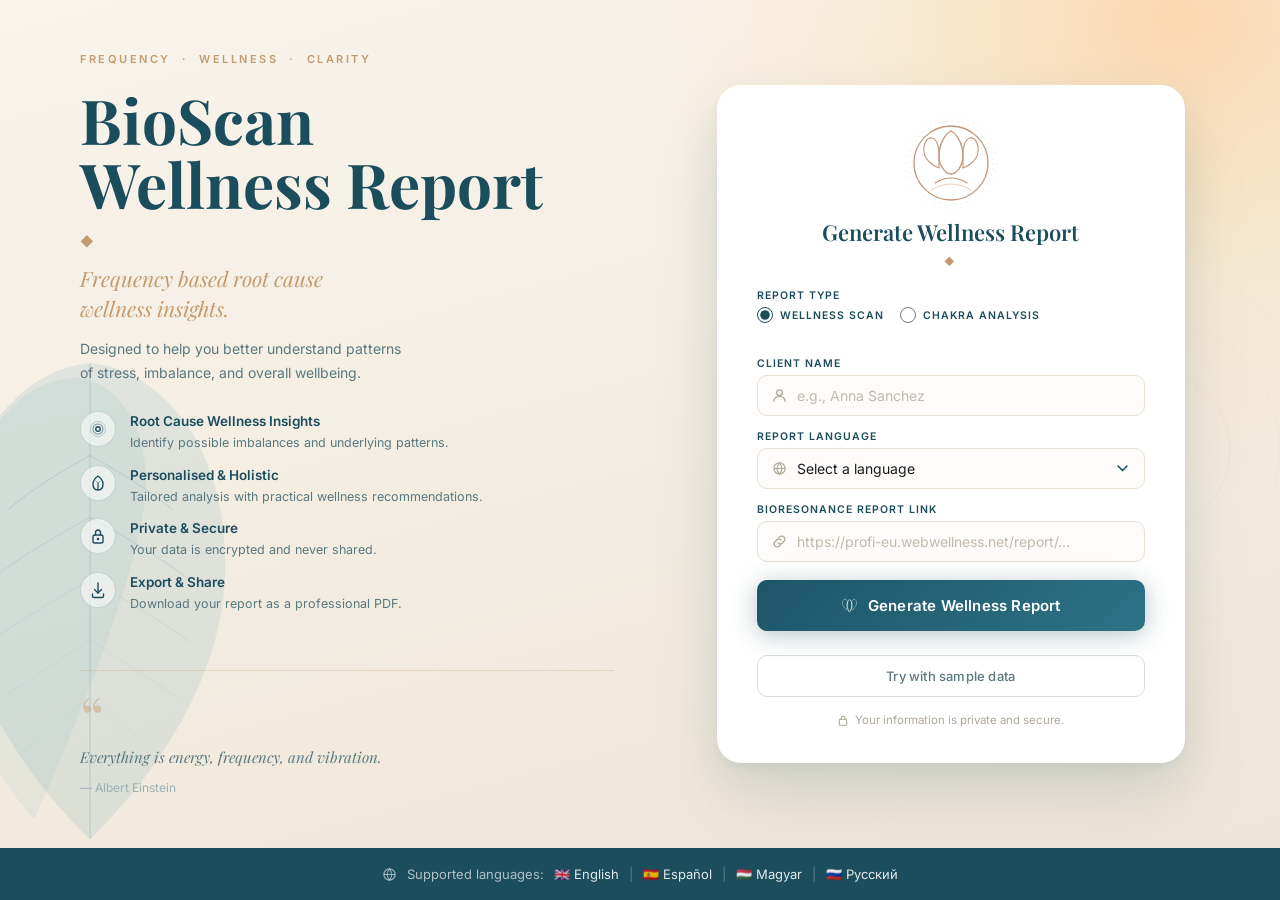
<file: index.html>
<!DOCTYPE html>
<html lang="en">
<head>
  <meta charset="UTF-8">
  <meta name="viewport" content="width=device-width, initial-scale=1.0">
  <title>BioScan Wellness Report</title>
  <link href="https://fonts.googleapis.com/css2?family=Playfair+Display:ital,wght@0,400;0,600;0,700;1,400;1,600&family=Inter:wght@300;400;500;600&display=swap" rel="stylesheet">
  <link rel="stylesheet" href="style.css">
</head>
<body>

  <!-- Background botanical leaf (bottom-left) -->
  <div class="bg-leaf" aria-hidden="true">
    <svg viewBox="0 0 280 460" fill="none" xmlns="http://www.w3.org/2000/svg">
      <path d="M140 448 C140 448, 18 338, 14 202 C10 72, 82 8, 140 4 C198 8, 270 72, 266 202 C262 338, 140 448, 140 448Z" fill="#3D8FA6" opacity="0.13"/>
      <path d="M88 430 C88 430, -14 318, 4 194 C22 68, 82 14, 130 18 C160 21, 188 52, 192 104 C200 188, 88 430, 88 430Z" fill="#3D8FA6" opacity="0.07"/>
      <path d="M140 4 L140 448" stroke="#3D8FA6" stroke-width="1.5" opacity="0.18"/>
      <path d="M140 90 C118 102, 90 118, 64 140" stroke="#3D8FA6" stroke-width="1" opacity="0.2"/>
      <path d="M140 148 C114 162, 82 180, 50 204" stroke="#3D8FA6" stroke-width="1" opacity="0.17"/>
      <path d="M140 206 C114 220, 82 240, 46 264" stroke="#3D8FA6" stroke-width="0.9" opacity="0.14"/>
      <path d="M140 262 C116 278, 88 296, 58 316" stroke="#3D8FA6" stroke-width="0.8" opacity="0.11"/>
      <path d="M140 316 C120 332, 98 350, 76 368" stroke="#3D8FA6" stroke-width="0.7" opacity="0.09"/>
      <path d="M140 90 C162 102, 190 118, 216 140" stroke="#3D8FA6" stroke-width="1" opacity="0.2"/>
      <path d="M140 148 C166 162, 198 180, 230 204" stroke="#3D8FA6" stroke-width="1" opacity="0.17"/>
      <path d="M140 206 C166 220, 198 240, 234 264" stroke="#3D8FA6" stroke-width="0.9" opacity="0.14"/>
      <path d="M140 262 C164 278, 192 296, 222 316" stroke="#3D8FA6" stroke-width="0.8" opacity="0.11"/>
      <path d="M140 316 C160 332, 182 350, 204 368" stroke="#3D8FA6" stroke-width="0.7" opacity="0.09"/>
    </svg>
  </div>

  <!-- Background ripple circles (right side) -->
  <div class="bg-ripple" aria-hidden="true">
    <svg viewBox="0 0 420 420" fill="none" xmlns="http://www.w3.org/2000/svg">
      <circle cx="210" cy="210" r="80"  stroke="#1B4D5C" stroke-width="0.8" opacity="0.05"/>
      <circle cx="210" cy="210" r="130" stroke="#1B4D5C" stroke-width="0.8" opacity="0.04"/>
      <circle cx="210" cy="210" r="180" stroke="#1B4D5C" stroke-width="0.8" opacity="0.03"/>
      <circle cx="210" cy="210" r="230" stroke="#1B4D5C" stroke-width="0.6" opacity="0.025"/>
      <circle cx="210" cy="210" r="280" stroke="#1B4D5C" stroke-width="0.6" opacity="0.02"/>
    </svg>
  </div>

  <div class="page-layout">

    <!-- ── LEFT COLUMN ── -->
    <div class="left-col">


      <p class="brand-caps">FREQUENCY &nbsp;·&nbsp; WELLNESS &nbsp;·&nbsp; CLARITY</p>

      <h1 class="main-title">BioScan<br>Wellness Report</h1>

      <div class="gold-rule">◆</div>

      <p class="tagline-italic">Frequency based root cause<br>wellness insights.</p>

      <p class="main-desc">Designed to help you better understand patterns<br>of stress, imbalance, and overall wellbeing.</p>

      <!-- Feature list -->
      <ul class="features">
        <li class="feat-item">
          <div class="feat-icon-wrap">
            <svg width="18" height="18" viewBox="0 0 18 18" fill="none">
              <circle cx="9" cy="9" r="2.2" stroke="#1B4D5C" stroke-width="1.4"/>
              <circle cx="9" cy="9" r="5"   stroke="#1B4D5C" stroke-width="1.1" opacity="0.55"/>
              <circle cx="9" cy="9" r="7.5" stroke="#1B4D5C" stroke-width="0.9" opacity="0.28"/>
            </svg>
          </div>
          <div class="feat-text">
            <strong>Root Cause Wellness Insights</strong>
            <span>Identify possible imbalances and underlying patterns.</span>
          </div>
        </li>
        <li class="feat-item">
          <div class="feat-icon-wrap">
            <svg width="18" height="18" viewBox="0 0 18 18" fill="none">
              <path d="M9 2 C9 2, 4 5.5, 4 10 C4 14, 6.2 16, 9 16 C11.8 16, 14 14, 14 10 C14 5.5, 9 2, 9 2Z" stroke="#1B4D5C" stroke-width="1.4" stroke-linejoin="round"/>
              <path d="M9 16 L9 9" stroke="#1B4D5C" stroke-width="1.2"/>
              <path d="M9 9 L6.5 6.5" stroke="#1B4D5C" stroke-width="1" opacity="0.55"/>
              <path d="M9 9 L11.5 7"  stroke="#1B4D5C" stroke-width="1" opacity="0.55"/>
            </svg>
          </div>
          <div class="feat-text">
            <strong>Personalised &amp; Holistic</strong>
            <span>Tailored analysis with practical wellness recommendations.</span>
          </div>
        </li>
        <li class="feat-item">
          <div class="feat-icon-wrap">
            <svg width="18" height="18" viewBox="0 0 18 18" fill="none">
              <rect x="4" y="8" width="10" height="8" rx="1.8" stroke="#1B4D5C" stroke-width="1.4"/>
              <path d="M6.5 8 V6 C6.5 4.1, 7.6 3, 9 3 C10.4 3, 11.5 4.1, 11.5 6 V8" stroke="#1B4D5C" stroke-width="1.4" stroke-linecap="round"/>
              <circle cx="9" cy="12" r="1.3" fill="#1B4D5C"/>
            </svg>
          </div>
          <div class="feat-text">
            <strong>Private &amp; Secure</strong>
            <span>Your data is encrypted and never shared.</span>
          </div>
        </li>
        <li class="feat-item">
          <div class="feat-icon-wrap">
            <svg width="18" height="18" viewBox="0 0 18 18" fill="none">
              <path d="M3.5 13 L3.5 15 C3.5 15.8, 4.2 16.5, 5 16.5 L13 16.5 C13.8 16.5, 14.5 15.8, 14.5 15 L14.5 13" stroke="#1B4D5C" stroke-width="1.4" stroke-linecap="round"/>
              <path d="M9 2 L9 12" stroke="#1B4D5C" stroke-width="1.4" stroke-linecap="round"/>
              <path d="M5.5 8.5 L9 12 L12.5 8.5" stroke="#1B4D5C" stroke-width="1.4" stroke-linecap="round" stroke-linejoin="round"/>
            </svg>
          </div>
          <div class="feat-text">
            <strong>Export &amp; Share</strong>
            <span>Download your report as a professional PDF.</span>
          </div>
        </li>
      </ul>

      <!-- Quote -->
      <div class="quote-block">
        <div class="quote-mark">&ldquo;</div>
        <p class="quote-text">Everything is energy, frequency, and vibration.</p>
        <cite class="quote-author">— Albert Einstein</cite>
      </div>

    </div>

    <!-- ── RIGHT COLUMN ── -->
    <div class="right-col">
      <div class="form-card">

        <!-- Lotus icon (all rings + petals in one SVG) -->
        <div class="lotus-wrap" aria-hidden="true">
          <svg width="96" height="96" viewBox="0 0 96 96" fill="none">
            <!-- Outer dashed ripple rings -->
            <circle cx="48" cy="48" r="46" stroke="#C4977A" stroke-width="0.5" stroke-dasharray="2 5.5" opacity="0.22"/>
            <circle cx="48" cy="48" r="42" stroke="#C4977A" stroke-width="0.7" stroke-dasharray="1.5 4" opacity="0.30"/>
            <!-- Solid circle frame -->
            <circle cx="48" cy="48" r="37" stroke="#C4977A" stroke-width="1.3"/>
            <!-- Center petal — tall pointed oval -->
            <path d="M48 59 C42 59, 36 50, 36 41 C36 29, 42 19, 48 16 C54 19, 60 29, 60 41 C60 50, 54 59, 48 59 Z" stroke="#C4977A" stroke-width="1.3" fill="none"/>
            <!-- Left petal -->
            <path d="M36 53 C30 51, 22 45, 21 37 C20 29, 24 22, 29 23 C34 24, 36 32, 36 39 C36 46, 36 53, 36 53 Z" stroke="#C4977A" stroke-width="1.1" fill="none"/>
            <!-- Right petal -->
            <path d="M60 53 C66 51, 74 45, 75 37 C76 29, 72 22, 67 23 C62 24, 60 32, 60 39 C60 46, 60 53, 60 53 Z" stroke="#C4977A" stroke-width="1.1" fill="none"/>
            <!-- Water line 1 -->
            <path d="M32 68 Q40 63 48 63 Q56 63 64 68" stroke="#C4977A" stroke-width="1.1" stroke-linecap="round" fill="none"/>
            <!-- Water line 2 -->
            <path d="M28 75 Q38 69 48 69 Q58 69 68 75" stroke="#C4977A" stroke-width="0.9" stroke-linecap="round" fill="none" opacity="0.50"/>
          </svg>
        </div>

        <h2 class="card-title">Generate Wellness Report</h2>
        <div class="card-divider">◆</div>

        <form id="reportForm" class="report-form">

          <div class="form-group scan-type-group">
            <label>Report Type</label>
            <div class="scan-type-options">
              <label class="scan-type-label">
                <input type="radio" name="scanType" value="wellness" checked>
                <span>Wellness Scan</span>
              </label>
              <label class="scan-type-label">
                <input type="radio" name="scanType" value="chakra">
                <span>Chakra Analysis</span>
              </label>
            </div>
          </div>

          <div class="form-group">
            <label for="clientName">Client Name</label>
            <div class="input-wrap">
              <svg class="field-icon" width="15" height="15" viewBox="0 0 16 16" fill="none">
                <circle cx="8" cy="5" r="3" stroke="#B0A898" stroke-width="1.4"/>
                <path d="M2 14 C2 11.2, 4.7 9, 8 9 C11.3 9, 14 11.2, 14 14" stroke="#B0A898" stroke-width="1.4" stroke-linecap="round"/>
              </svg>
              <input type="text" id="clientName" name="clientName" required placeholder="e.g., Anna Sanchez">
            </div>
          </div>

          <div class="form-group">
            <label for="language">Report Language</label>
            <div class="input-wrap">
              <svg class="field-icon" width="15" height="15" viewBox="0 0 16 16" fill="none">
                <circle cx="8" cy="8" r="6" stroke="#B0A898" stroke-width="1.3"/>
                <path d="M8 2 C8 2, 5.5 5, 5.5 8 C5.5 11, 8 14, 8 14 C8 14, 10.5 11, 10.5 8 C10.5 5, 8 2, 8 2Z" stroke="#B0A898" stroke-width="1.2"/>
                <path d="M2 8 L14 8" stroke="#B0A898" stroke-width="1.2"/>
              </svg>
              <select id="language" name="language" required>
                <option value="">Select a language</option>
                <option value="en">English</option>
                <option value="es">Spanish</option>
                <option value="hu">Hungarian</option>
                <option value="ru">Russian</option>
              </select>
            </div>
          </div>

          <div class="form-group">
            <label for="reportLink">Bioresonance Report Link</label>
            <div class="input-wrap">
              <svg class="field-icon" width="15" height="15" viewBox="0 0 16 16" fill="none">
                <path d="M6.5 9.5 C7.5 10.8, 9.5 11, 10.8 9.8 L12.8 7.8 C14.1 6.5, 14.1 4.4, 12.8 3.2 C11.5 1.9, 9.4 1.9, 8.2 3.2 L7.2 4.2" stroke="#B0A898" stroke-width="1.4" stroke-linecap="round"/>
                <path d="M9.5 6.5 C8.5 5.2, 6.5 5, 5.2 6.2 L3.2 8.2 C1.9 9.5, 1.9 11.5, 3.2 12.8 C4.5 14.1, 6.5 14.1, 7.8 12.8 L8.8 11.8" stroke="#B0A898" stroke-width="1.4" stroke-linecap="round"/>
              </svg>
              <input type="text" id="reportLink" name="reportLink" placeholder="https://profi-eu.webwellness.net/report/...">
            </div>
          </div>

          <button type="submit" class="btn-generate">
            <svg width="17" height="17" viewBox="0 0 54 50" fill="none">
              <path d="M27 46 C27 46, 19 34, 19 24 C19 14, 23 8, 27 6 C31 8, 35 14, 35 24 C35 34, 27 46, 27 46Z" stroke="white" stroke-width="2.2" fill="none"/>
              <path d="M19 40 C19 40, 7 32, 5 21 C3 11, 8 5, 13 5 C18 5, 21 12, 21 20Z" stroke="white" stroke-width="1.8" fill="none" opacity="0.65"/>
              <path d="M35 40 C35 40, 47 32, 49 21 C51 11, 46 5, 41 5 C36 5, 33 12, 33 20Z" stroke="white" stroke-width="1.8" fill="none" opacity="0.65"/>
            </svg>
            Generate Wellness Report
          </button>

          <button type="button" id="demoBtn" class="btn-demo">Try with sample data</button>

          <p class="secure-note">
            <svg width="12" height="12" viewBox="0 0 16 16" fill="none">
              <rect x="3" y="7" width="10" height="8" rx="1.5" stroke="#B0A898" stroke-width="1.4"/>
              <path d="M5.5 7 V5.5 C5.5 4, 6.6 3, 8 3 C9.4 3, 10.5 4, 10.5 5.5 V7" stroke="#B0A898" stroke-width="1.4" stroke-linecap="round"/>
            </svg>
            Your information is private and secure.
          </p>

        </form>
      </div>
    </div>

  </div>

  <!-- Language footer bar -->
  <footer class="lang-footer">
    <svg width="15" height="15" viewBox="0 0 16 16" fill="none">
      <circle cx="8" cy="8" r="6" stroke="rgba(255,255,255,0.55)" stroke-width="1.3"/>
      <path d="M8 2 C8 2, 5.5 5, 5.5 8 C5.5 11, 8 14, 8 14 C8 14, 10.5 11, 10.5 8 C10.5 5, 8 2, 8 2Z" stroke="rgba(255,255,255,0.55)" stroke-width="1.1"/>
      <path d="M2 8 L14 8" stroke="rgba(255,255,255,0.55)" stroke-width="1.1"/>
    </svg>
    <span class="footer-label">Supported languages:</span>
    <span class="footer-langs">
      <span>🇬🇧 English</span>
      <span class="sep">|</span>
      <span>🇪🇸 Español</span>
      <span class="sep">|</span>
      <span>🇭🇺 Magyar</span>
      <span class="sep">|</span>
      <span>🇷🇺 Русский</span>
    </span>
  </footer>

  <!-- Loading overlay -->
  <div id="loadingScreen" class="loading-screen hidden">
    <div class="loading-content">
      <h2>Preparing your wellness report</h2>
      <p>Please wait while your scan is organised into a clear report.</p>
      <div class="spinner"></div>
    </div>
  </div>

  <script src="script.js"></script>
</body>
</html>
</file>
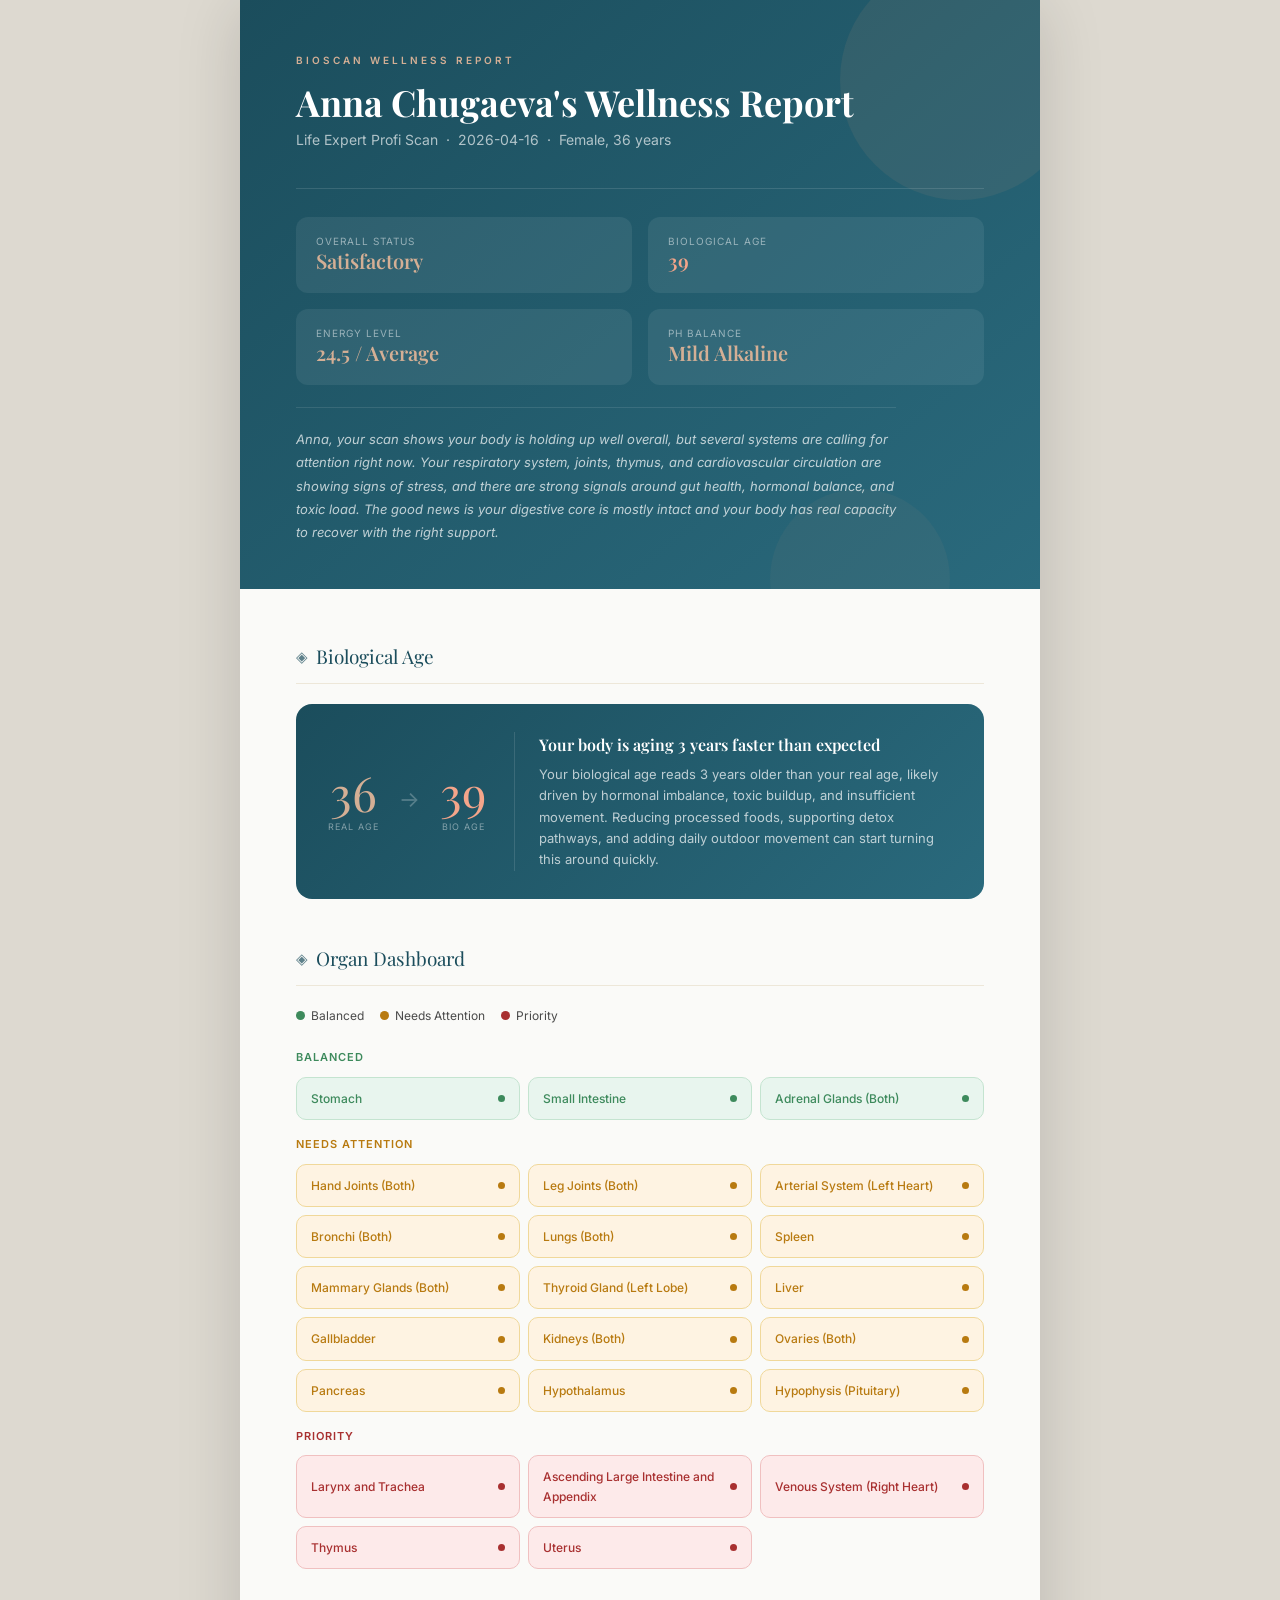
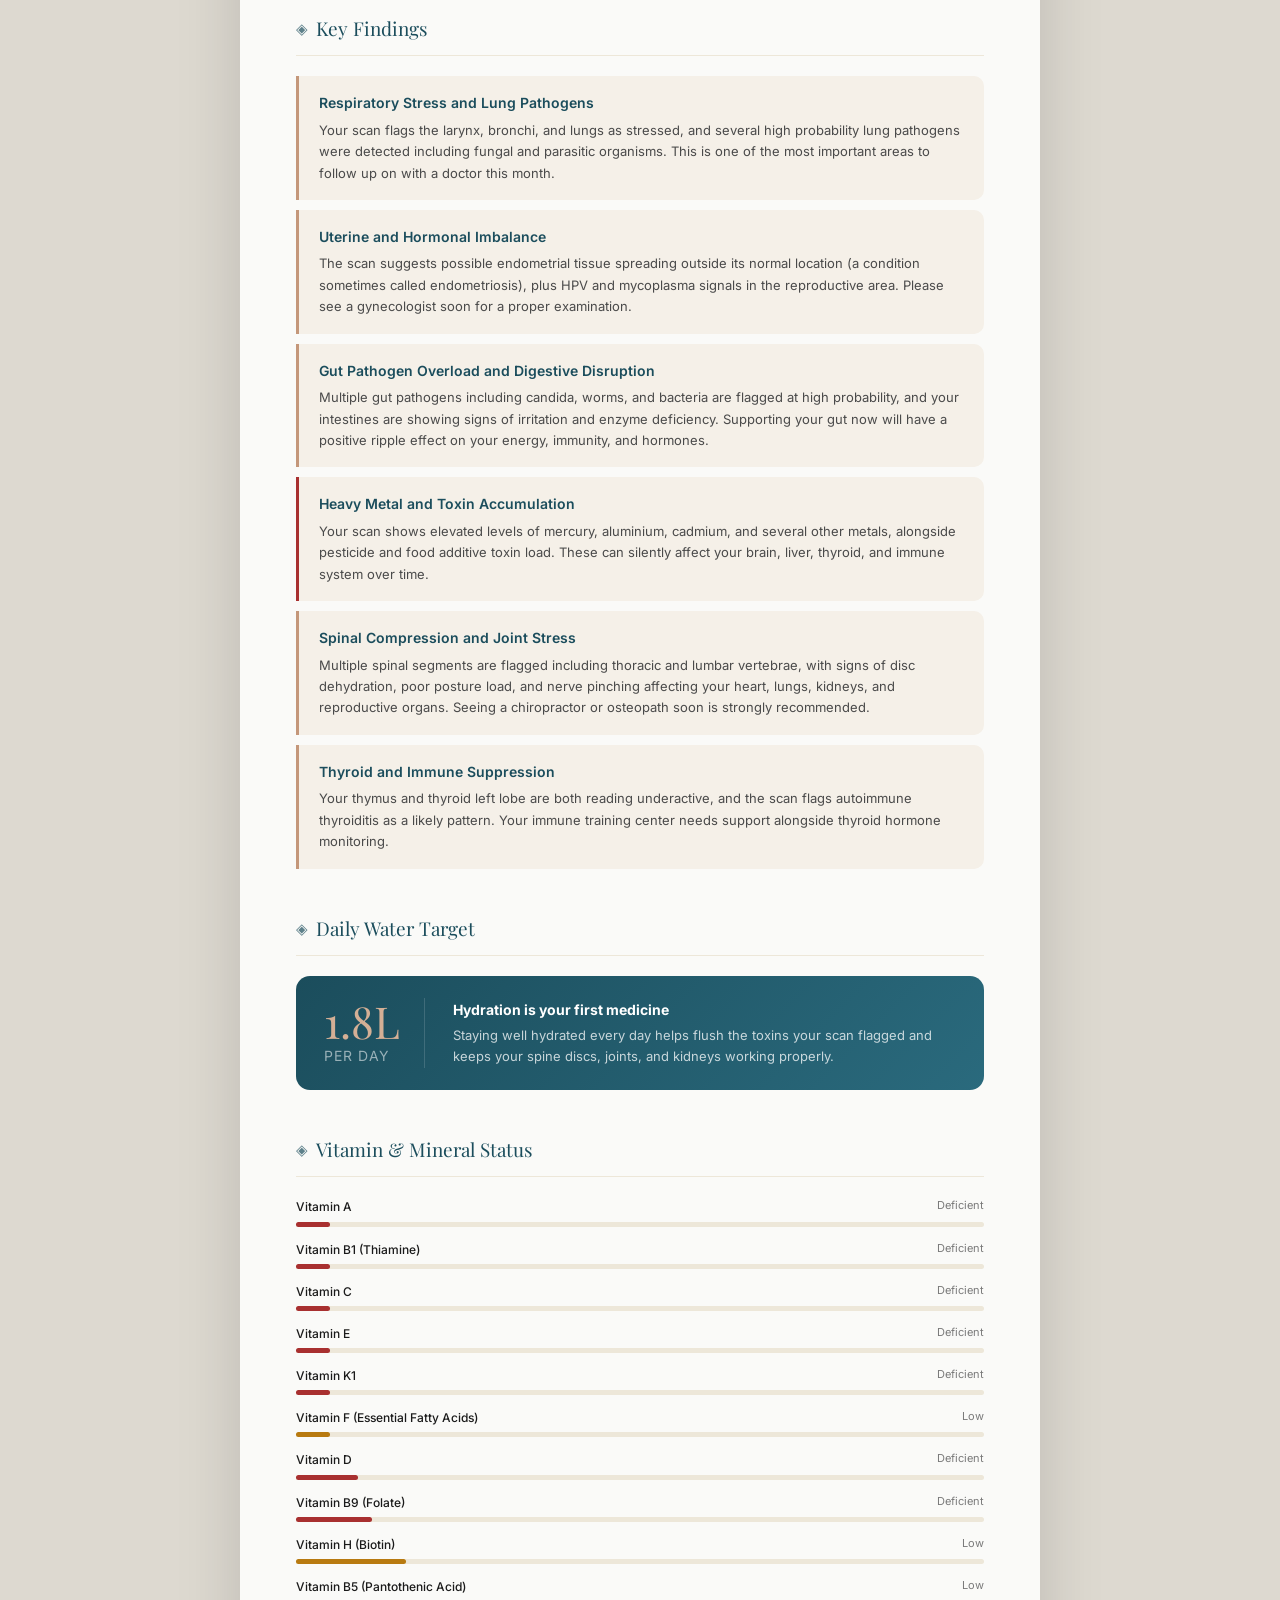
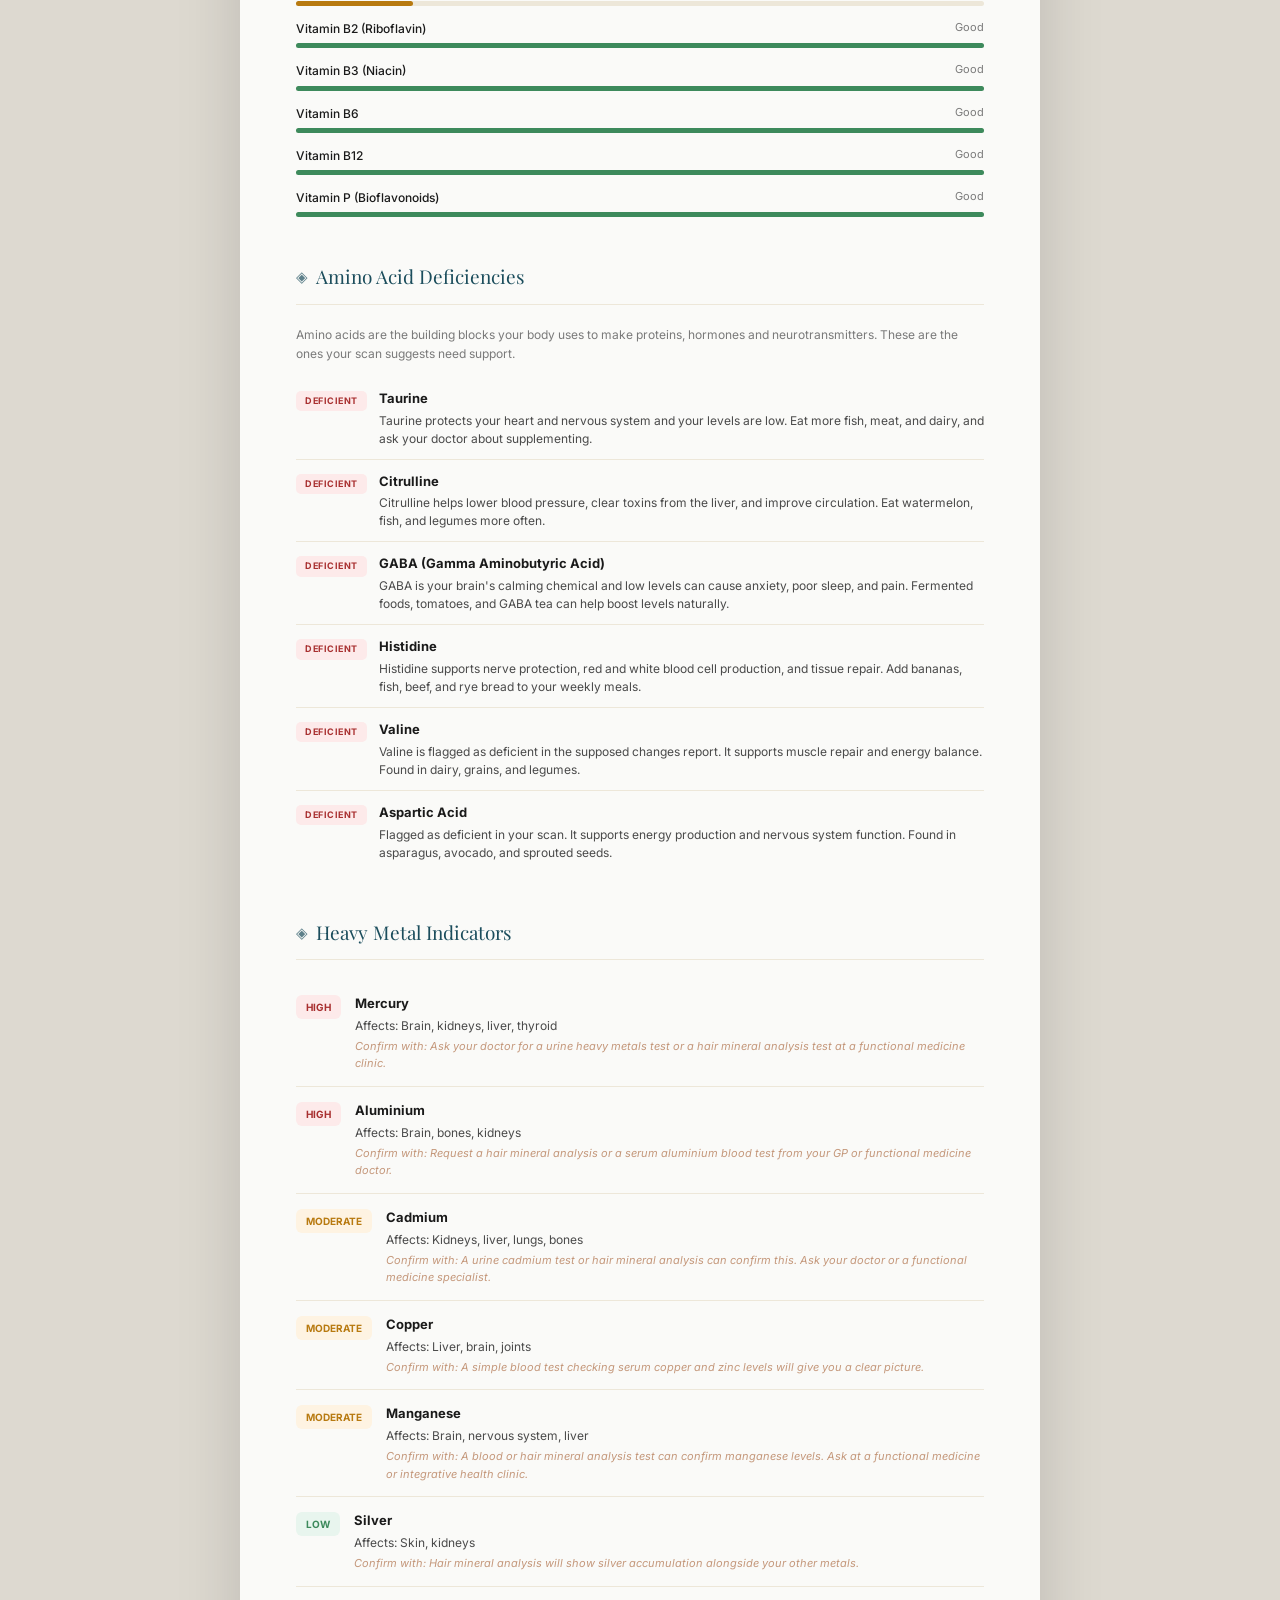
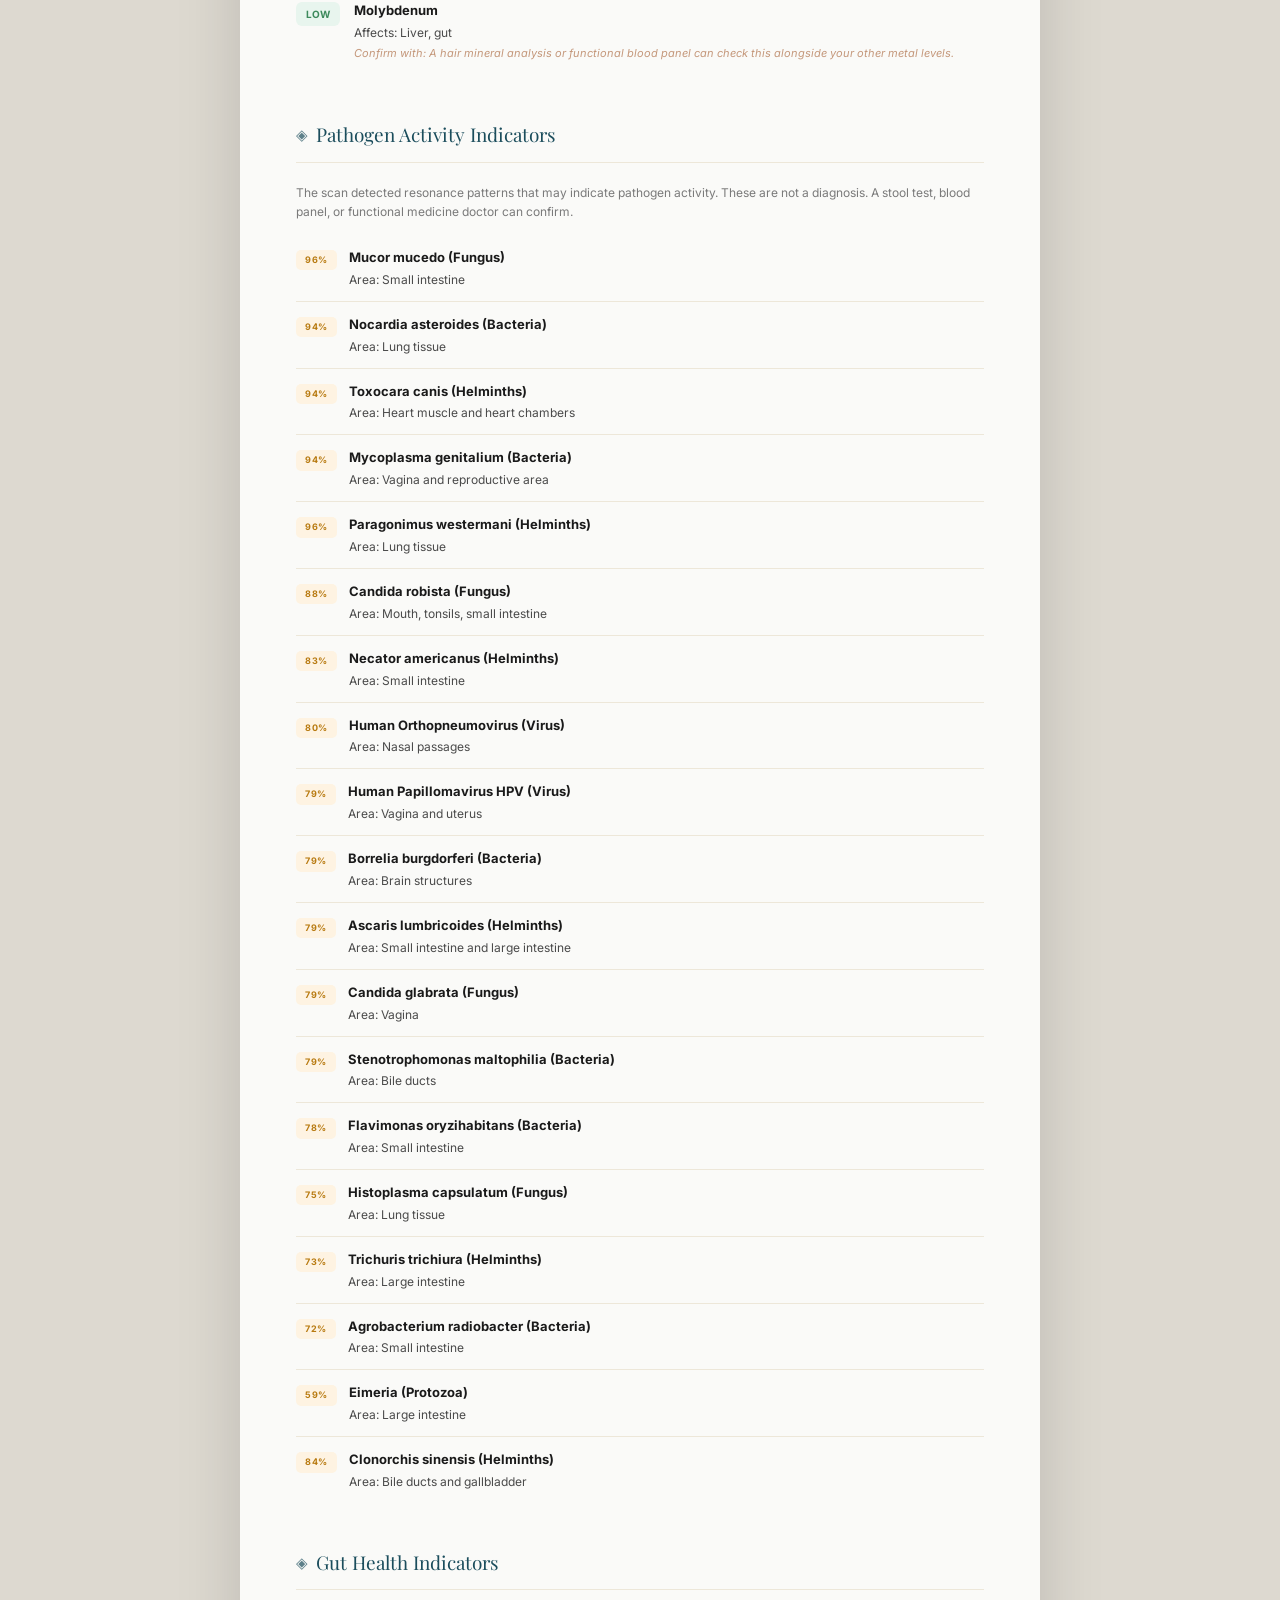
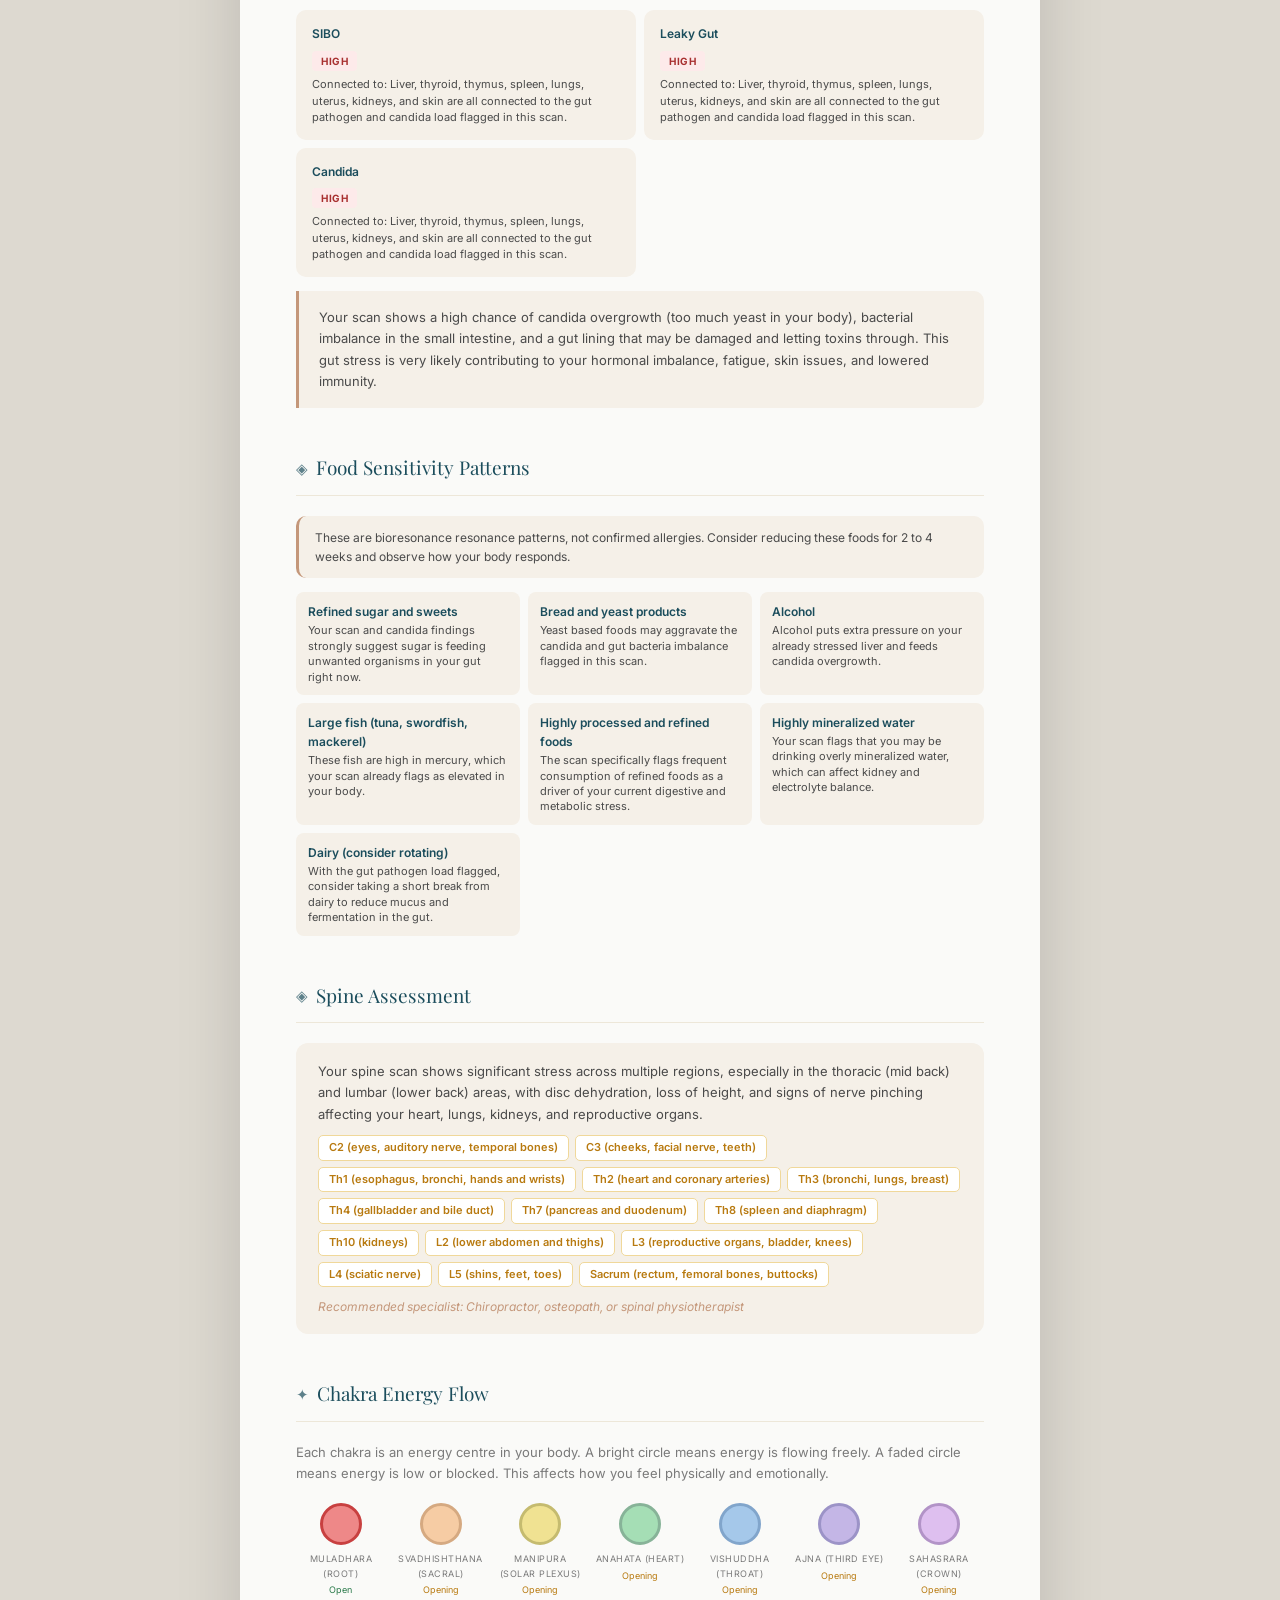
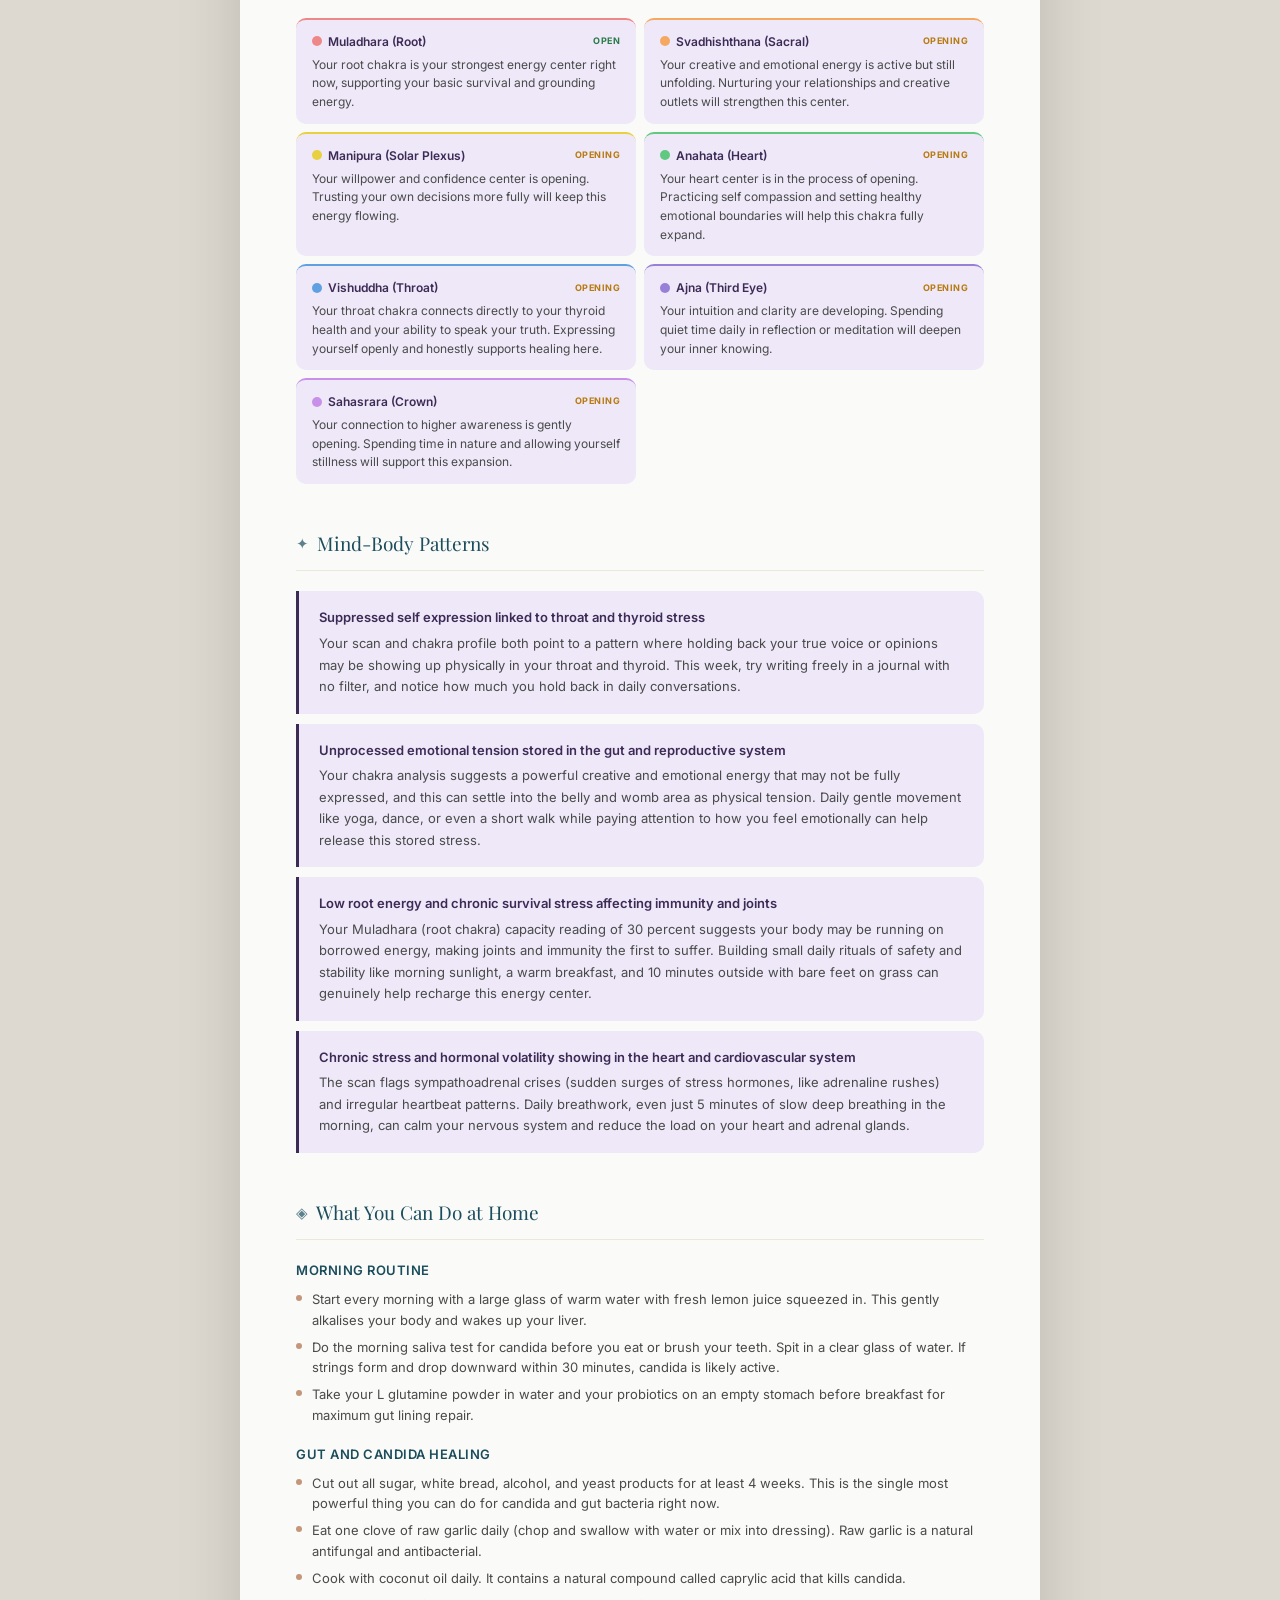
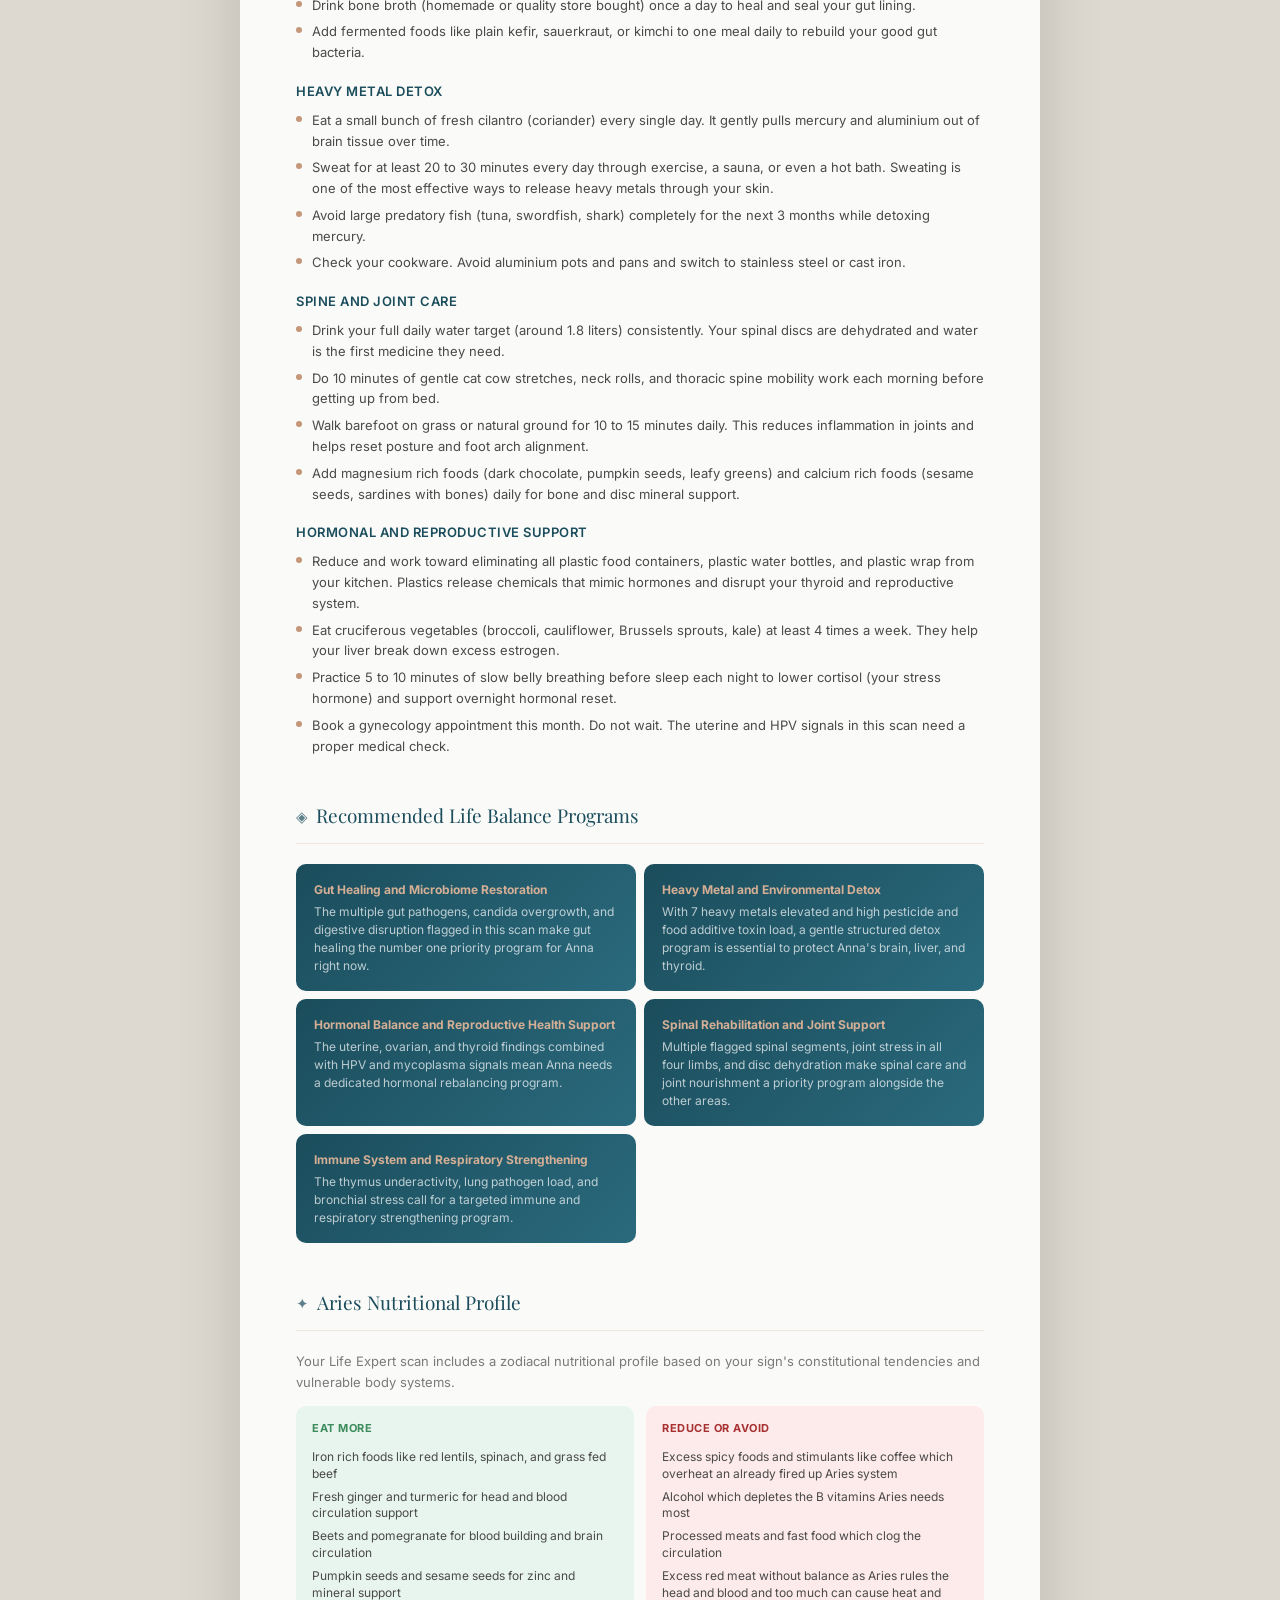
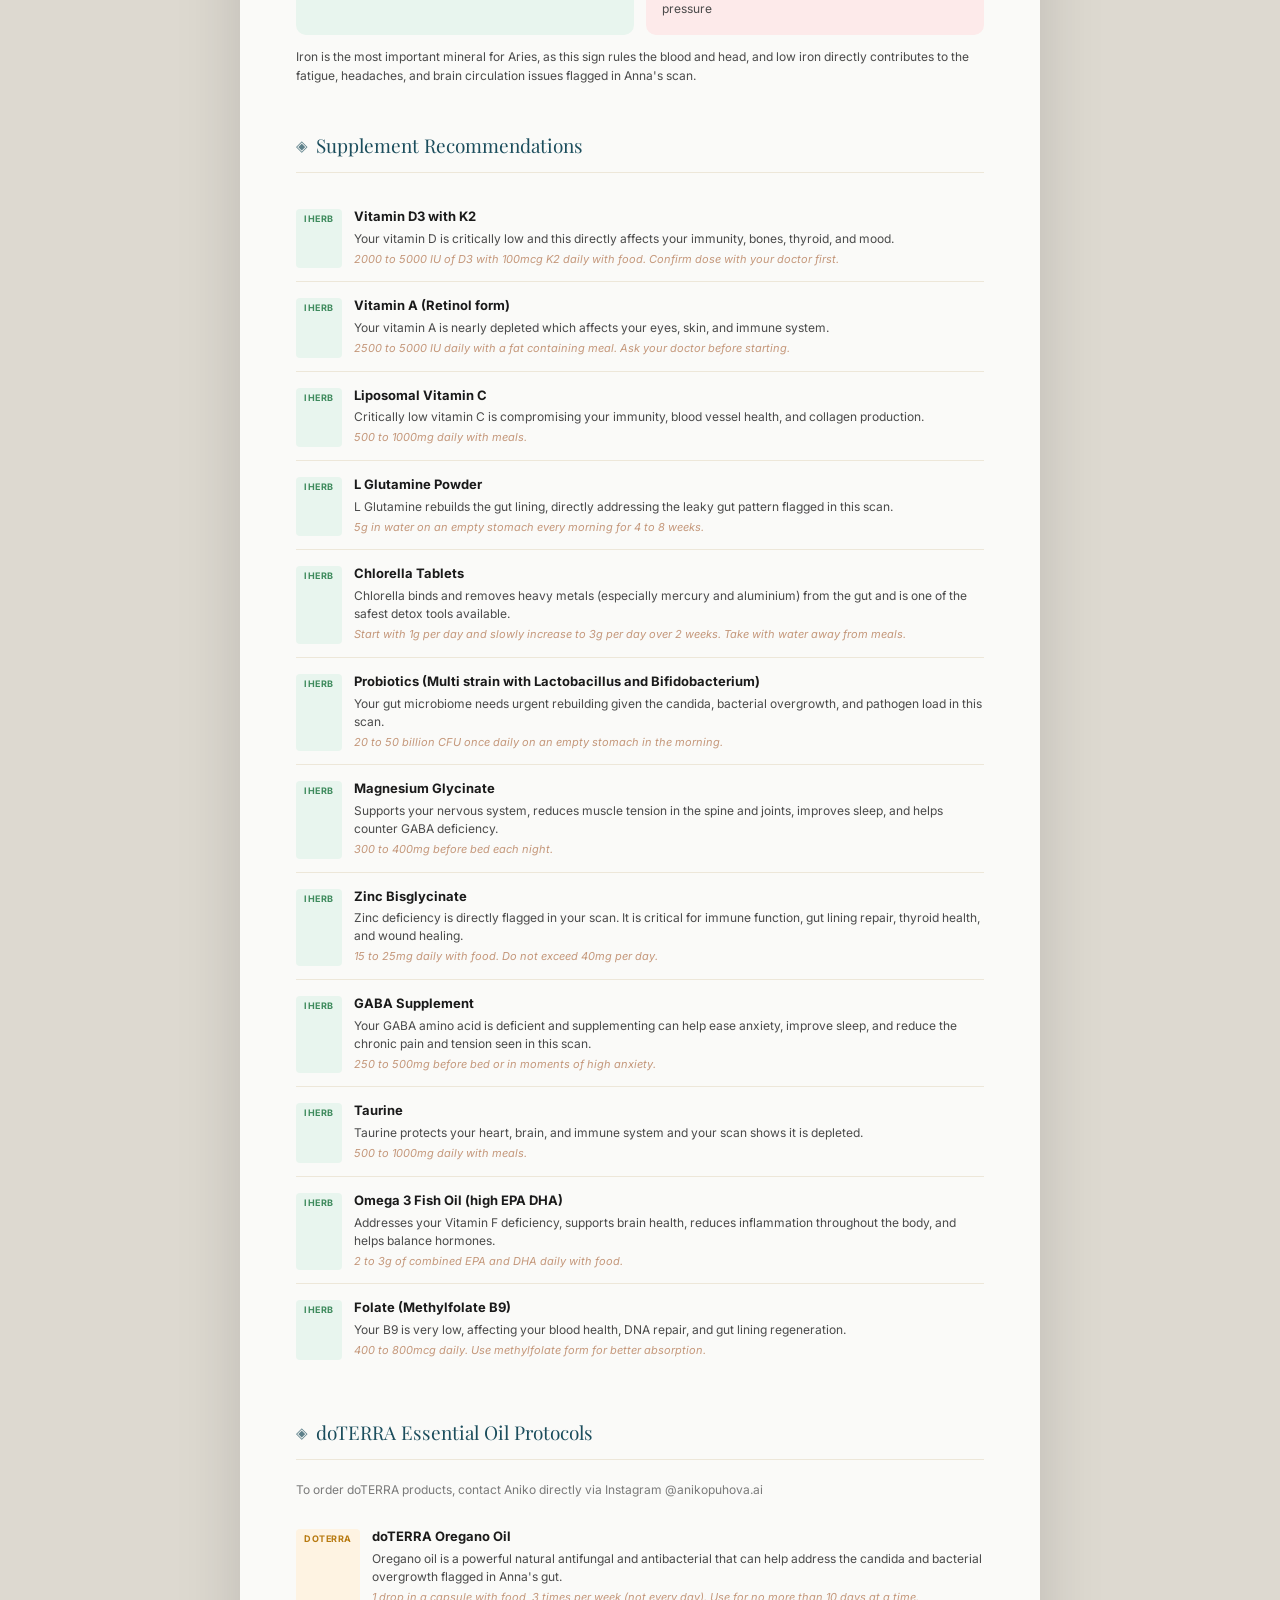
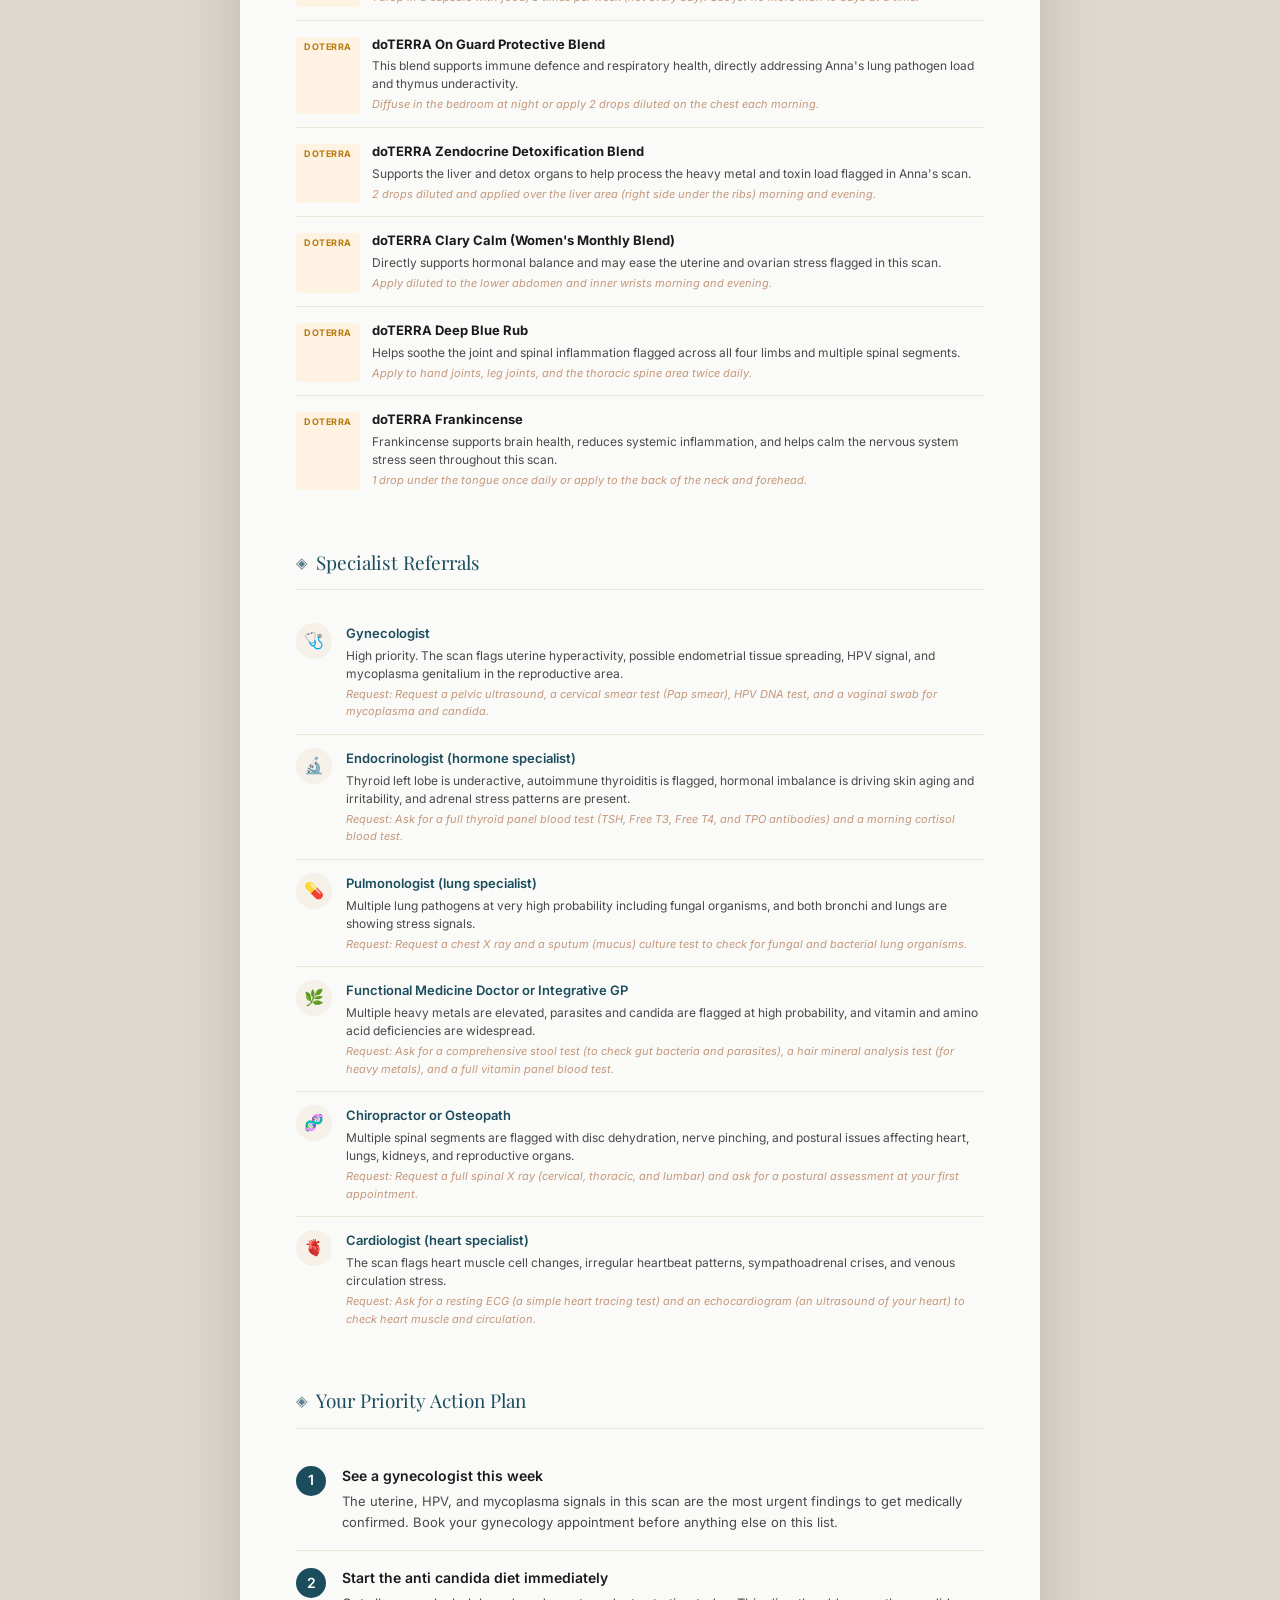
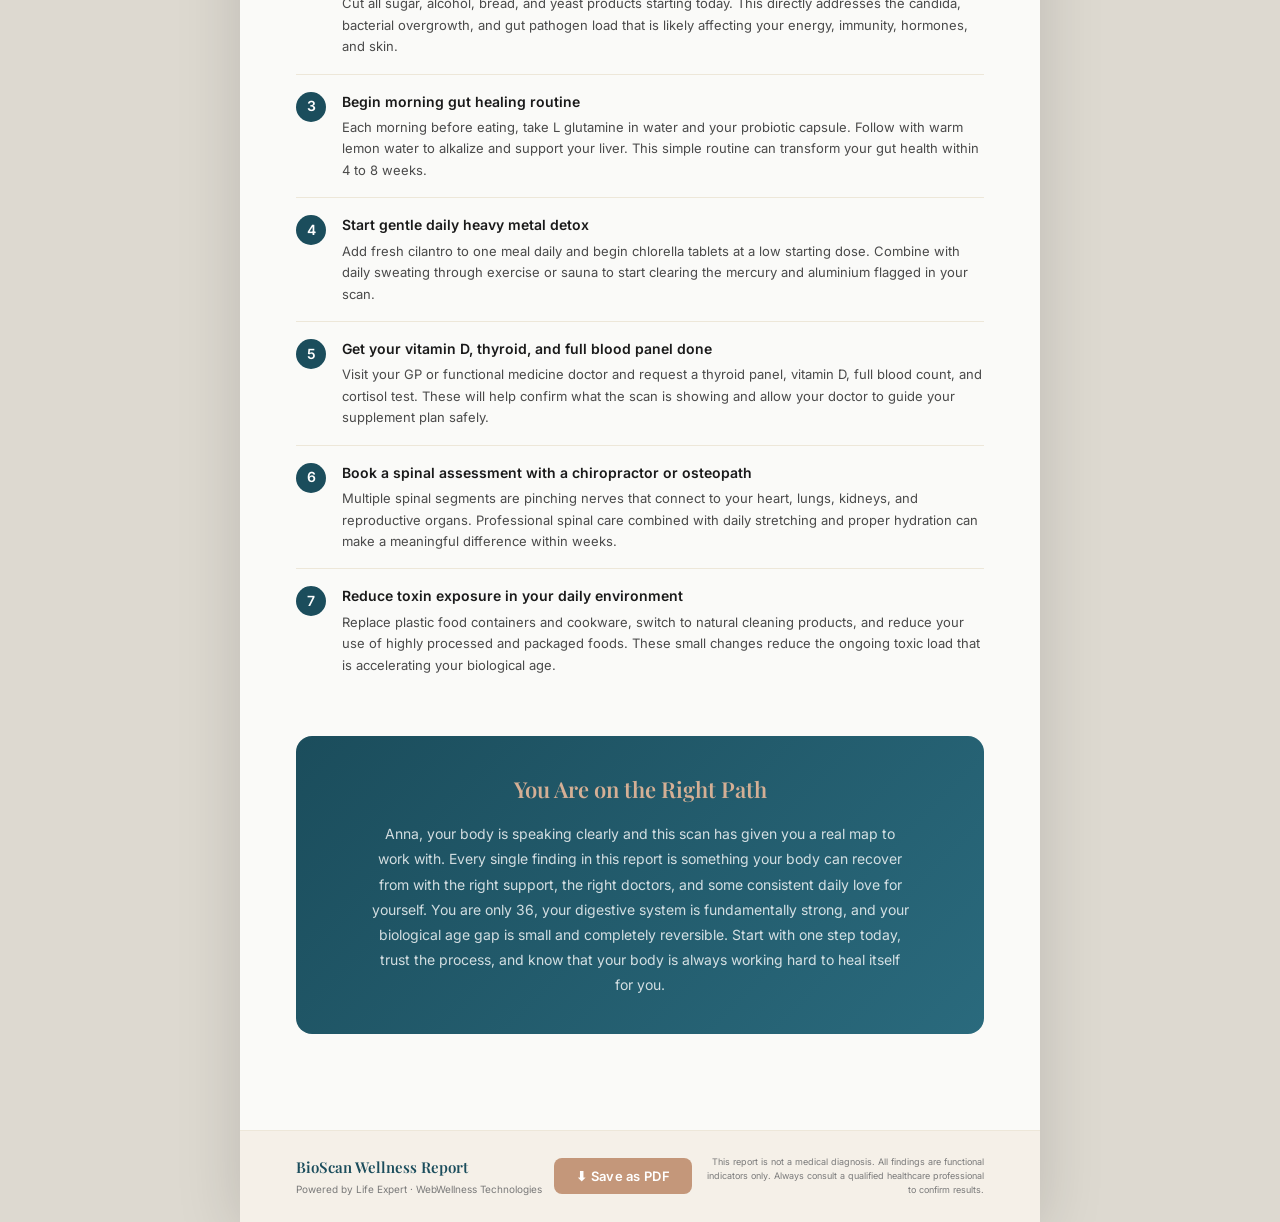
<file: report-sample.html>
<!DOCTYPE html>
<html lang="en">
<head>
<meta charset="UTF-8">
<meta name="viewport" content="width=device-width, initial-scale=1.0">
<title>BioScan Wellness Report</title>
<link href="https://fonts.googleapis.com/css2?family=Playfair+Display:ital,wght@0,400;0,600;0,700;1,400&family=Inter:wght@300;400;500;600&display=swap" rel="stylesheet">
<style>
:root{
  --teal-dark:#1B4D5C;--teal-mid:#2A6A7D;--teal-light:#3D8FA6;
  --cream:#F5F0E8;--cream-dark:#EDE7D9;--gold:#C4977A;--gold-light:#D4AF95;
  --white:#FAFAF8;--text-dark:#1A1A1A;--text-mid:#4A4A4A;--text-light:#7A7A7A;
  --green:#3D8A5C;--green-bg:#E8F5EE;--green-border:#C4E4D0;
  --amber:#B87A10;--amber-bg:#FEF3E2;--amber-border:#F0D89A;
  --red:#A83030;--red-bg:#FDEAEA;--red-border:#F0C0C0;
  --lavender:#EEE8F8;--plum:#3D2B56;
}
*{margin:0;padding:0;box-sizing:border-box;}
body{font-family:'Inter',sans-serif;background:#DDD9D0;color:var(--text-dark);font-size:14px;line-height:1.6;}
h1,h2,h3,h4{font-family:'Playfair Display',serif;}
.wrap{max-width:800px;margin:0 auto;background:var(--white);box-shadow:0 8px 60px rgba(0,0,0,0.15);}

/* ── HEADER ── */
.hdr{background:linear-gradient(140deg,var(--teal-dark) 0%,var(--teal-mid) 100%);padding:52px 56px 44px;color:#fff;position:relative;overflow:hidden;}
.hdr-circle1{position:absolute;right:-40px;top:-40px;width:240px;height:240px;border-radius:50%;background:rgba(196,151,122,0.10);pointer-events:none;}
.hdr-circle2{position:absolute;right:90px;bottom:-80px;width:180px;height:180px;border-radius:50%;background:rgba(196,151,122,0.06);pointer-events:none;}
.hdr-badge{font-size:10px;font-weight:600;letter-spacing:3px;text-transform:uppercase;color:var(--gold-light);margin-bottom:14px;}
.hdr h1{font-size:36px;font-weight:700;line-height:1.15;margin-bottom:6px;position:relative;z-index:1;}
.hdr-sub{font-size:14px;color:rgba(255,255,255,0.65);margin-bottom:36px;position:relative;z-index:1;}
.hdr-stats{display:grid;grid-template-columns:1fr 1fr;gap:16px;padding-top:28px;border-top:1px solid rgba(255,255,255,0.12);position:relative;z-index:1;}
.stat{background:rgba(255,255,255,0.07);border-radius:12px;padding:16px 20px;}
.stat-val{font-family:'Playfair Display',serif;font-size:20px;font-weight:600;color:var(--gold-light);line-height:1.2;margin-bottom:4px;}
.stat-val.alert{color:#F4A58A;}
.stat-lbl{font-size:10px;color:rgba(255,255,255,0.5);text-transform:uppercase;letter-spacing:1px;}
.hdr-summary{font-size:13px;color:rgba(255,255,255,0.72);line-height:1.8;margin-top:22px;padding-top:20px;border-top:1px solid rgba(255,255,255,0.10);font-style:italic;max-width:600px;}

/* ── BODY ── */
.body{padding:52px 56px;}
.section{margin-bottom:44px;}
.sec-title{font-family:'Playfair Display',serif;font-size:19px;color:var(--teal-dark);padding-bottom:12px;border-bottom:1.5px solid var(--cream-dark);margin-bottom:20px;display:flex;align-items:center;gap:8px;}
.sec-icon{font-size:15px;opacity:0.7;}

/* ── LEGEND ── */
.legend{display:flex;gap:16px;margin-bottom:16px;}
.leg-item{display:flex;align-items:center;gap:6px;font-size:12px;color:var(--text-mid);}
.leg-dot{width:9px;height:9px;border-radius:50%;flex-shrink:0;}

/* ── BIO AGE ── */
.bio-box{background:linear-gradient(135deg,var(--teal-dark),var(--teal-mid));border-radius:16px;padding:28px 32px;display:flex;align-items:center;gap:28px;color:#fff;}
.age-nums{display:flex;gap:20px;align-items:center;flex-shrink:0;}
.age-blk{text-align:center;}
.age-num{font-family:'Playfair Display',serif;font-size:48px;line-height:1;color:var(--gold-light);}
.age-num.alert{color:#F4A58A;}
.age-sep{color:rgba(255,255,255,0.25);font-size:22px;align-self:center;margin-top:-4px;}
.age-lbl{font-size:9px;color:rgba(255,255,255,0.45);text-transform:uppercase;letter-spacing:1px;margin-top:4px;}
.age-note{flex:1;border-left:1px solid rgba(255,255,255,0.12);padding-left:24px;}
.age-note strong{font-family:'Playfair Display',serif;font-size:16px;color:#fff;display:block;margin-bottom:6px;font-weight:600;}
.age-note p{font-size:13px;color:rgba(255,255,255,0.7);line-height:1.65;}

/* ── ORGAN GRID ── */
.organ-grid{display:grid;grid-template-columns:repeat(3,1fr);gap:8px;}
.org-item{padding:11px 14px;border-radius:10px;font-size:12px;font-weight:500;display:flex;align-items:center;justify-content:space-between;border:1px solid transparent;}
.org-item.good{background:var(--green-bg);color:var(--green);border-color:var(--green-border);}
.org-item.warn{background:var(--amber-bg);color:var(--amber);border-color:var(--amber-border);}
.org-item.flag{background:var(--red-bg);color:var(--red);border-color:var(--red-border);}
.org-dot{width:7px;height:7px;border-radius:50%;flex-shrink:0;}
.good .org-dot{background:var(--green);}
.warn .org-dot{background:var(--amber);}
.flag .org-dot{background:var(--red);}

/* ── ALERT CARDS ── */
.alert-card{border-left:3px solid var(--gold);background:var(--cream);padding:16px 20px;border-radius:0 10px 10px 0;margin-bottom:10px;}
.alert-card.urgent{border-left-color:var(--red);}
.alert-card strong{font-size:14px;color:var(--teal-dark);display:block;margin-bottom:5px;font-weight:600;}
.alert-card p{font-size:13px;color:var(--text-mid);line-height:1.65;}

/* ── VIT BARS ── */
.vit-row{margin-bottom:13px;}
.vit-lbl{display:flex;justify-content:space-between;font-size:12px;margin-bottom:5px;}
.vit-lbl span:first-child{font-weight:500;}
.vit-lbl span:last-child{color:var(--text-light);font-size:11px;}
.vit-bg{height:5px;background:var(--cream-dark);border-radius:3px;}
.vit-fill{height:5px;border-radius:3px;transition:width .3s;}

/* ── GUT ── */
.gut-grid{display:grid;grid-template-columns:1fr 1fr;gap:8px;margin-bottom:14px;}
.gut-item{padding:14px 16px;border-radius:10px;background:var(--cream);}
.gut-label{font-size:12px;font-weight:600;color:var(--teal-dark);margin-bottom:5px;}
.gut-badge{display:inline-block;padding:2px 9px;border-radius:4px;font-size:10px;font-weight:700;text-transform:uppercase;letter-spacing:0.5px;}
.gut-badge.moderate{background:var(--amber-bg);color:var(--amber);}
.gut-badge.high{background:var(--red-bg);color:var(--red);}
.gut-connect{font-size:11px;color:var(--text-mid);margin-top:5px;line-height:1.5;}

/* ── FOOD SENSITIVITIES ── */
.food-disclaimer{background:var(--cream);border-radius:10px;padding:12px 16px;margin-bottom:14px;font-size:12px;color:var(--text-mid);line-height:1.6;border-left:3px solid var(--gold);}
.food-grid{display:grid;grid-template-columns:repeat(3,1fr);gap:8px;}
.food-item{background:var(--cream);padding:10px 12px;border-radius:8px;font-size:12px;}
.food-item strong{color:var(--teal-dark);display:block;margin-bottom:2px;font-weight:600;font-size:12px;}
.food-item p{color:var(--text-mid);font-size:11px;line-height:1.4;}

/* ── METALS ── */
.metal-item{display:flex;gap:14px;align-items:flex-start;padding:13px 0;border-bottom:1px solid var(--cream-dark);}
.metal-item:last-child{border-bottom:none;}
.metal-badge{padding:4px 10px;border-radius:6px;font-size:10px;font-weight:700;text-transform:uppercase;flex-shrink:0;margin-top:2px;}
.metal-badge.high{background:var(--red-bg);color:var(--red);}
.metal-badge.moderate{background:var(--amber-bg);color:var(--amber);}
.metal-badge.low{background:var(--green-bg);color:var(--green);}
.metal-info strong{font-size:13px;display:block;margin-bottom:3px;}
.metal-info p{font-size:12px;color:var(--text-mid);line-height:1.5;}
.metal-test{font-size:11px;color:var(--gold);margin-top:3px;font-style:italic;}

/* ── WATER ── */
.water-box{background:linear-gradient(135deg,#1B4D5C,#2A6A7D);border-radius:14px;padding:22px 28px;display:flex;align-items:center;gap:24px;color:#fff;}
.water-amount{font-family:'Playfair Display',serif;font-size:44px;color:var(--gold-light);flex-shrink:0;line-height:1;}
.water-unit{font-size:14px;color:rgba(255,255,255,0.55);margin-top:2px;text-transform:uppercase;letter-spacing:1px;}
.water-sep{width:1px;background:rgba(255,255,255,0.15);align-self:stretch;}
.water-note{font-size:13px;color:rgba(255,255,255,0.75);line-height:1.65;padding-left:4px;}
.water-note strong{color:#fff;display:block;margin-bottom:4px;font-size:14px;}

/* ── CHAKRAS ── */
.chakra-row{display:grid;grid-template-columns:repeat(7,1fr);gap:10px;text-align:center;margin-bottom:20px;}
.ck-orb{width:42px;height:42px;border-radius:50%;margin:0 auto 7px;border:3px solid transparent;}
.ck-orb.open{opacity:1;}
.ck-orb.opening{opacity:0.55;}
.ck-orb.closed{opacity:0.25;filter:grayscale(60%);}
.ck-name{font-size:9px;color:var(--text-light);text-transform:uppercase;letter-spacing:0.5px;}
.ck-status{font-size:9px;color:var(--text-mid);margin-top:2px;}
.chakra-detail{display:grid;grid-template-columns:1fr 1fr;gap:8px;}
.ck-detail-item{background:var(--lavender);padding:12px 16px;border-radius:10px;}
.ck-detail-item strong{font-size:12px;color:var(--plum);display:block;margin-bottom:3px;font-weight:600;}
.ck-detail-item p{font-size:12px;color:var(--text-mid);line-height:1.55;}

/* ── AMINO ACIDS ── */
.amino-item{display:flex;gap:12px;padding:11px 0;border-bottom:1px solid var(--cream-dark);align-items:flex-start;}
.amino-item:last-child{border-bottom:none;}
.amino-badge{padding:3px 9px;border-radius:5px;font-size:9px;font-weight:700;text-transform:uppercase;flex-shrink:0;margin-top:3px;letter-spacing:0.5px;}
.amino-badge.deficient{background:var(--red-bg);color:var(--red);}
.amino-badge.adequate{background:var(--green-bg);color:var(--green);}
.amino-info strong{font-size:13px;display:block;margin-bottom:3px;}
.amino-info p{font-size:12px;color:var(--text-mid);line-height:1.5;}

/* ── PARASITES ── */
.parasite-item{display:flex;gap:12px;padding:12px 0;border-bottom:1px solid var(--cream-dark);align-items:flex-start;}
.parasite-item:last-child{border-bottom:none;}
.prob-badge{padding:3px 9px;border-radius:5px;font-size:9px;font-weight:700;flex-shrink:0;margin-top:3px;text-transform:uppercase;letter-spacing:0.5px;}
.prob-badge.high{background:var(--red-bg);color:var(--red);}
.prob-badge.moderate{background:var(--amber-bg);color:var(--amber);}
.parasite-info strong{font-size:13px;display:block;margin-bottom:3px;}
.parasite-info p{font-size:12px;color:var(--text-mid);line-height:1.5;}

/* ── SPINE ── */
.spine-box{background:var(--cream);border-radius:12px;padding:18px 22px;}
.spine-segments{display:flex;flex-wrap:wrap;gap:6px;margin-top:10px;}
.spine-seg{background:#fff;border:1px solid var(--amber-border);color:var(--amber);padding:3px 10px;border-radius:5px;font-size:11px;font-weight:600;}

/* ── ZODIACAL DIET ── */
.zodiac-grid{display:grid;grid-template-columns:1fr 1fr;gap:12px;}
.zodiac-eat{background:var(--green-bg);border-radius:10px;padding:14px 16px;}
.zodiac-avoid{background:var(--red-bg);border-radius:10px;padding:14px 16px;}
.zodiac-title{font-size:11px;font-weight:700;text-transform:uppercase;letter-spacing:0.5px;margin-bottom:8px;}
.zodiac-eat .zodiac-title{color:var(--green);}
.zodiac-avoid .zodiac-title{color:var(--red);}
.zodiac-list{list-style:none;padding:0;margin:0;}
.zodiac-list li{font-size:12px;color:var(--text-mid);padding:3px 0;line-height:1.4;}

/* ── PSYCHO ── */
.psycho-item{background:var(--lavender);border-left:3px solid var(--plum);padding:16px 20px;border-radius:0 10px 10px 0;margin-bottom:10px;}
.psycho-item strong{font-size:13px;color:var(--plum);display:block;margin-bottom:5px;font-weight:600;}
.psycho-item p{font-size:13px;color:var(--text-mid);line-height:1.65;}

/* ── HOME TIPS ── */
.tips-category{margin-bottom:18px;}
.tips-cat-title{font-size:13px;font-weight:600;color:var(--teal-dark);margin-bottom:8px;text-transform:uppercase;letter-spacing:0.5px;}
.tips-list{display:flex;flex-direction:column;gap:6px;}
.tip-item{display:flex;gap:10px;align-items:flex-start;}
.tip-dot{width:6px;height:6px;border-radius:50%;background:var(--gold);flex-shrink:0;margin-top:6px;}
.tip-text{font-size:13px;color:var(--text-mid);line-height:1.6;}

/* ── PROGRAMS ── */
.prog-grid{display:grid;grid-template-columns:1fr 1fr;gap:8px;}
.prog-item{background:linear-gradient(135deg,var(--teal-dark),var(--teal-mid));padding:16px 18px;border-radius:10px;}
.prog-item strong{font-size:12px;color:var(--gold-light);display:block;margin-bottom:4px;}
.prog-item p{font-size:12px;color:rgba(255,255,255,0.7);line-height:1.5;}

/* ── SUPPLEMENTS ── */
.supp-item{display:flex;gap:12px;padding:13px 0;border-bottom:1px solid var(--cream-dark);}
.supp-item:last-child{border-bottom:none;}
.supp-src{padding:3px 8px;border-radius:4px;font-size:9px;font-weight:700;text-transform:uppercase;flex-shrink:0;margin-top:3px;letter-spacing:0.5px;}
.supp-src.iHerb{background:var(--green-bg);color:var(--green);}
.supp-src.doTERRA{background:var(--amber-bg);color:var(--amber);}
.supp-src.general{background:var(--cream-dark);color:var(--text-light);}
.supp-info strong{font-size:13px;display:block;margin-bottom:3px;}
.supp-info p{font-size:12px;color:var(--text-mid);line-height:1.5;}
.supp-dose{font-size:11px;color:var(--gold);margin-top:3px;font-style:italic;}

/* ── DOCTORS ── */
.doc-item{display:flex;gap:14px;padding:13px 0;border-bottom:1px solid var(--cream-dark);}
.doc-item:last-child{border-bottom:none;}
.doc-icon{width:36px;height:36px;background:var(--cream);border-radius:50%;display:flex;align-items:center;justify-content:center;font-size:16px;flex-shrink:0;}
.doc-info strong{font-size:13px;color:var(--teal-dark);display:block;margin-bottom:3px;font-weight:600;}
.doc-info p{font-size:12px;color:var(--text-mid);line-height:1.5;}
.doc-test{font-size:11px;color:var(--gold);margin-top:3px;font-style:italic;}

/* ── ACTION PLAN ── */
.action-item{display:flex;gap:16px;padding:16px 0;border-bottom:1px solid var(--cream-dark);}
.action-item:last-child{border-bottom:none;}
.action-num{width:30px;height:30px;background:var(--teal-dark);color:#fff;border-radius:50%;font-size:14px;font-weight:600;display:flex;align-items:center;justify-content:center;flex-shrink:0;margin-top:1px;}
.action-text strong{font-size:14px;display:block;margin-bottom:4px;font-weight:600;}
.action-text p{font-size:13px;color:var(--text-mid);line-height:1.65;}

/* ── CLOSING ── */
.closing-box{background:linear-gradient(135deg,var(--teal-dark),var(--teal-mid));border-radius:16px;padding:36px 40px;text-align:center;}
.closing-box h3{font-size:22px;color:var(--gold-light);margin-bottom:14px;font-weight:600;}
.closing-box p{font-size:14px;color:rgba(255,255,255,0.8);line-height:1.8;max-width:540px;margin:0 auto;}

/* ── FOOTER ── */
.footer{background:var(--cream);padding:24px 56px;display:flex;align-items:center;justify-content:space-between;border-top:1px solid var(--cream-dark);}
.footer-brand{font-family:'Playfair Display',serif;font-size:15px;color:var(--teal-dark);font-weight:600;}
.footer-sub{font-size:10px;color:var(--text-light);margin-top:2px;}
.footer-disc{font-size:9px;color:var(--text-light);max-width:280px;text-align:right;line-height:1.6;}
.pdf-btn{background:var(--gold);color:#fff;border:none;padding:10px 22px;border-radius:8px;font-size:13px;font-weight:600;cursor:pointer;font-family:'Inter',sans-serif;letter-spacing:0.3px;}

@media print{
  body{background:#fff;}
  .wrap{box-shadow:none;max-width:100%;}
  .pdf-btn{display:none;}
}
</style>
</head>
<body>
<div class="wrap">

<!-- HEADER -->
<div class="hdr">
  <div class="hdr-circle1"></div>
  <div class="hdr-circle2"></div>
  <div class="hdr-badge">BioScan Wellness Report</div>
  <h1>Anna Chugaeva's Wellness Report</h1>
  <p class="hdr-sub">Life Expert Profi Scan &nbsp;·&nbsp; 2026-04-16 &nbsp;·&nbsp; Female, 36 years</p>
  <div class="hdr-stats">
    <div class="stat"><div class="stat-lbl">Overall Status</div><div class="stat-val">Satisfactory</div></div>
    <div class="stat"><div class="stat-lbl">Biological Age</div><div class="stat-val alert">39</div></div>
    <div class="stat"><div class="stat-lbl">Energy Level</div><div class="stat-val">24.5 / Average</div></div>
    <div class="stat"><div class="stat-lbl">pH Balance</div><div class="stat-val">Mild Alkaline</div></div>
  </div>
  <div class="hdr-summary">Anna, your scan shows your body is holding up well overall, but several systems are calling for attention right now. Your respiratory system, joints, thymus, and cardiovascular circulation are showing signs of stress, and there are strong signals around gut health, hormonal balance, and toxic load. The good news is your digestive core is mostly intact and your body has real capacity to recover with the right support.</div>
</div>

<div class="body">

<!-- BIOLOGICAL AGE -->
<div class="section">
  <div class="sec-title"><span class="sec-icon">◈</span> Biological Age</div>
  <div class="bio-box">
    <div class="age-nums">
      <div class="age-blk"><div class="age-num">36</div><div class="age-lbl">Real Age</div></div>
      <div class="age-sep">→</div>
      <div class="age-blk"><div class="age-num alert">39</div><div class="age-lbl">Bio Age</div></div>
    </div>
    <div class="age-note"><strong>Your body is aging 3 years faster than expected</strong><p>Your biological age reads 3 years older than your real age, likely driven by hormonal imbalance, toxic buildup, and insufficient movement. Reducing processed foods, supporting detox pathways, and adding daily outdoor movement can start turning this around quickly.</p></div>
  </div>
</div>

<!-- ORGAN DASHBOARD -->
<div class="section">
  <div class="sec-title"><span class="sec-icon">◈</span> Organ Dashboard</div>
  <div class="legend">
    <div class="leg-item"><div class="leg-dot" style="background:var(--green)"></div> Balanced</div>
    <div class="leg-item"><div class="leg-dot" style="background:var(--amber)"></div> Needs Attention</div>
    <div class="leg-item"><div class="leg-dot" style="background:var(--red)"></div> Priority</div>
  </div>
  <div class="organ-grid"><div style="grid-column:1/-1;font-size:11px;font-weight:600;color:var(--green);text-transform:uppercase;letter-spacing:1px;margin-top:8px;margin-bottom:2px;">Balanced</div><div class="org-item good"><span>Stomach</span><span class="org-dot"></span></div><div class="org-item good"><span>Small Intestine</span><span class="org-dot"></span></div><div class="org-item good"><span>Adrenal Glands (Both)</span><span class="org-dot"></span></div><div style="grid-column:1/-1;font-size:11px;font-weight:600;color:var(--amber);text-transform:uppercase;letter-spacing:1px;margin-top:8px;margin-bottom:2px;">Needs Attention</div><div class="org-item warn"><span>Hand Joints (Both)</span><span class="org-dot"></span></div><div class="org-item warn"><span>Leg Joints (Both)</span><span class="org-dot"></span></div><div class="org-item warn"><span>Arterial System (Left Heart)</span><span class="org-dot"></span></div><div class="org-item warn"><span>Bronchi (Both)</span><span class="org-dot"></span></div><div class="org-item warn"><span>Lungs (Both)</span><span class="org-dot"></span></div><div class="org-item warn"><span>Spleen</span><span class="org-dot"></span></div><div class="org-item warn"><span>Mammary Glands (Both)</span><span class="org-dot"></span></div><div class="org-item warn"><span>Thyroid Gland (Left Lobe)</span><span class="org-dot"></span></div><div class="org-item warn"><span>Liver</span><span class="org-dot"></span></div><div class="org-item warn"><span>Gallbladder</span><span class="org-dot"></span></div><div class="org-item warn"><span>Kidneys (Both)</span><span class="org-dot"></span></div><div class="org-item warn"><span>Ovaries (Both)</span><span class="org-dot"></span></div><div class="org-item warn"><span>Pancreas</span><span class="org-dot"></span></div><div class="org-item warn"><span>Hypothalamus</span><span class="org-dot"></span></div><div class="org-item warn"><span>Hypophysis (Pituitary)</span><span class="org-dot"></span></div><div style="grid-column:1/-1;font-size:11px;font-weight:600;color:var(--red);text-transform:uppercase;letter-spacing:1px;margin-top:8px;margin-bottom:2px;">Priority</div><div class="org-item flag"><span>Larynx and Trachea</span><span class="org-dot"></span></div><div class="org-item flag"><span>Ascending Large Intestine and Appendix</span><span class="org-dot"></span></div><div class="org-item flag"><span>Venous System (Right Heart)</span><span class="org-dot"></span></div><div class="org-item flag"><span>Thymus</span><span class="org-dot"></span></div><div class="org-item flag"><span>Uterus</span><span class="org-dot"></span></div></div>
</div>

<!-- KEY FINDINGS -->
<div class="section">
  <div class="sec-title"><span class="sec-icon">◈</span> Key Findings</div>
  <div class="alert-card "><strong>Respiratory Stress and Lung Pathogens</strong><p>Your scan flags the larynx, bronchi, and lungs as stressed, and several high probability lung pathogens were detected including fungal and parasitic organisms. This is one of the most important areas to follow up on with a doctor this month.</p></div><div class="alert-card "><strong>Uterine and Hormonal Imbalance</strong><p>The scan suggests possible endometrial tissue spreading outside its normal location (a condition sometimes called endometriosis), plus HPV and mycoplasma signals in the reproductive area. Please see a gynecologist soon for a proper examination.</p></div><div class="alert-card "><strong>Gut Pathogen Overload and Digestive Disruption</strong><p>Multiple gut pathogens including candida, worms, and bacteria are flagged at high probability, and your intestines are showing signs of irritation and enzyme deficiency. Supporting your gut now will have a positive ripple effect on your energy, immunity, and hormones.</p></div><div class="alert-card urgent"><strong>Heavy Metal and Toxin Accumulation</strong><p>Your scan shows elevated levels of mercury, aluminium, cadmium, and several other metals, alongside pesticide and food additive toxin load. These can silently affect your brain, liver, thyroid, and immune system over time.</p></div><div class="alert-card "><strong>Spinal Compression and Joint Stress</strong><p>Multiple spinal segments are flagged including thoracic and lumbar vertebrae, with signs of disc dehydration, poor posture load, and nerve pinching affecting your heart, lungs, kidneys, and reproductive organs. Seeing a chiropractor or osteopath soon is strongly recommended.</p></div><div class="alert-card "><strong>Thyroid and Immune Suppression</strong><p>Your thymus and thyroid left lobe are both reading underactive, and the scan flags autoimmune thyroiditis as a likely pattern. Your immune training center needs support alongside thyroid hormone monitoring.</p></div>
</div>

<!-- WATER INTAKE -->
<div class="section">
  <div class="sec-title"><span class="sec-icon">◈</span> Daily Water Target</div>
  <div class="water-box">
    <div><div class="water-amount">1.8L</div><div class="water-unit">per day</div></div>
    <div class="water-sep"></div>
    <div class="water-note"><strong>Hydration is your first medicine</strong>Staying well hydrated every day helps flush the toxins your scan flagged and keeps your spine discs, joints, and kidneys working properly.</div>
  </div>
</div>

<!-- VITAMINS -->
<div class="section">
  <div class="sec-title"><span class="sec-icon">◈</span> Vitamin &amp; Mineral Status</div>
  <div class="vit-row"><div class="vit-lbl"><span>Vitamin A</span><span>Deficient</span></div><div class="vit-bg"><div class="vit-fill" style="width:5%;background:#A83030;"></div></div></div><div class="vit-row"><div class="vit-lbl"><span>Vitamin B1 (Thiamine)</span><span>Deficient</span></div><div class="vit-bg"><div class="vit-fill" style="width:5%;background:#A83030;"></div></div></div><div class="vit-row"><div class="vit-lbl"><span>Vitamin C</span><span>Deficient</span></div><div class="vit-bg"><div class="vit-fill" style="width:5%;background:#A83030;"></div></div></div><div class="vit-row"><div class="vit-lbl"><span>Vitamin E</span><span>Deficient</span></div><div class="vit-bg"><div class="vit-fill" style="width:5%;background:#A83030;"></div></div></div><div class="vit-row"><div class="vit-lbl"><span>Vitamin K1</span><span>Deficient</span></div><div class="vit-bg"><div class="vit-fill" style="width:5%;background:#A83030;"></div></div></div><div class="vit-row"><div class="vit-lbl"><span>Vitamin F (Essential Fatty Acids)</span><span>Low</span></div><div class="vit-bg"><div class="vit-fill" style="width:5%;background:#B87A10;"></div></div></div><div class="vit-row"><div class="vit-lbl"><span>Vitamin D</span><span>Deficient</span></div><div class="vit-bg"><div class="vit-fill" style="width:9%;background:#A83030;"></div></div></div><div class="vit-row"><div class="vit-lbl"><span>Vitamin B9 (Folate)</span><span>Deficient</span></div><div class="vit-bg"><div class="vit-fill" style="width:11%;background:#A83030;"></div></div></div><div class="vit-row"><div class="vit-lbl"><span>Vitamin H (Biotin)</span><span>Low</span></div><div class="vit-bg"><div class="vit-fill" style="width:16%;background:#B87A10;"></div></div></div><div class="vit-row"><div class="vit-lbl"><span>Vitamin B5 (Pantothenic Acid)</span><span>Low</span></div><div class="vit-bg"><div class="vit-fill" style="width:17%;background:#B87A10;"></div></div></div><div class="vit-row"><div class="vit-lbl"><span>Vitamin B2 (Riboflavin)</span><span>Good</span></div><div class="vit-bg"><div class="vit-fill" style="width:100%;background:#3D8A5C;"></div></div></div><div class="vit-row"><div class="vit-lbl"><span>Vitamin B3 (Niacin)</span><span>Good</span></div><div class="vit-bg"><div class="vit-fill" style="width:100%;background:#3D8A5C;"></div></div></div><div class="vit-row"><div class="vit-lbl"><span>Vitamin B6</span><span>Good</span></div><div class="vit-bg"><div class="vit-fill" style="width:100%;background:#3D8A5C;"></div></div></div><div class="vit-row"><div class="vit-lbl"><span>Vitamin B12</span><span>Good</span></div><div class="vit-bg"><div class="vit-fill" style="width:100%;background:#3D8A5C;"></div></div></div><div class="vit-row"><div class="vit-lbl"><span>Vitamin P (Bioflavonoids)</span><span>Good</span></div><div class="vit-bg"><div class="vit-fill" style="width:100%;background:#3D8A5C;"></div></div></div>
</div>

<!-- AMINO ACIDS -->
<div class="section"><div class="sec-title"><span class="sec-icon">◈</span> Amino Acid Deficiencies</div><p style="font-size:12px;color:var(--text-light);margin-bottom:14px;">Amino acids are the building blocks your body uses to make proteins, hormones and neurotransmitters. These are the ones your scan suggests need support.</p><div class="amino-item"><span class="amino-badge deficient">Deficient</span><div class="amino-info"><strong>Taurine</strong><p>Taurine protects your heart and nervous system and your levels are low. Eat more fish, meat, and dairy, and ask your doctor about supplementing.</p></div></div><div class="amino-item"><span class="amino-badge deficient">Deficient</span><div class="amino-info"><strong>Citrulline</strong><p>Citrulline helps lower blood pressure, clear toxins from the liver, and improve circulation. Eat watermelon, fish, and legumes more often.</p></div></div><div class="amino-item"><span class="amino-badge deficient">Deficient</span><div class="amino-info"><strong>GABA (Gamma Aminobutyric Acid)</strong><p>GABA is your brain's calming chemical and low levels can cause anxiety, poor sleep, and pain. Fermented foods, tomatoes, and GABA tea can help boost levels naturally.</p></div></div><div class="amino-item"><span class="amino-badge deficient">Deficient</span><div class="amino-info"><strong>Histidine</strong><p>Histidine supports nerve protection, red and white blood cell production, and tissue repair. Add bananas, fish, beef, and rye bread to your weekly meals.</p></div></div><div class="amino-item"><span class="amino-badge deficient">Deficient</span><div class="amino-info"><strong>Valine</strong><p>Valine is flagged as deficient in the supposed changes report. It supports muscle repair and energy balance. Found in dairy, grains, and legumes.</p></div></div><div class="amino-item"><span class="amino-badge deficient">Deficient</span><div class="amino-info"><strong>Aspartic Acid</strong><p>Flagged as deficient in your scan. It supports energy production and nervous system function. Found in asparagus, avocado, and sprouted seeds.</p></div></div></div>

<!-- HEAVY METALS -->
<div class="section"><div class="sec-title"><span class="sec-icon">◈</span> Heavy Metal Indicators</div><div class="metal-item"><span class="metal-badge high">high</span><div class="metal-info"><strong>Mercury</strong><p>Affects: Brain, kidneys, liver, thyroid</p><div class="metal-test">Confirm with: Ask your doctor for a urine heavy metals test or a hair mineral analysis test at a functional medicine clinic.</div></div></div><div class="metal-item"><span class="metal-badge high">high</span><div class="metal-info"><strong>Aluminium</strong><p>Affects: Brain, bones, kidneys</p><div class="metal-test">Confirm with: Request a hair mineral analysis or a serum aluminium blood test from your GP or functional medicine doctor.</div></div></div><div class="metal-item"><span class="metal-badge moderate">moderate</span><div class="metal-info"><strong>Cadmium</strong><p>Affects: Kidneys, liver, lungs, bones</p><div class="metal-test">Confirm with: A urine cadmium test or hair mineral analysis can confirm this. Ask your doctor or a functional medicine specialist.</div></div></div><div class="metal-item"><span class="metal-badge moderate">moderate</span><div class="metal-info"><strong>Copper</strong><p>Affects: Liver, brain, joints</p><div class="metal-test">Confirm with: A simple blood test checking serum copper and zinc levels will give you a clear picture.</div></div></div><div class="metal-item"><span class="metal-badge moderate">moderate</span><div class="metal-info"><strong>Manganese</strong><p>Affects: Brain, nervous system, liver</p><div class="metal-test">Confirm with: A blood or hair mineral analysis test can confirm manganese levels. Ask at a functional medicine or integrative health clinic.</div></div></div><div class="metal-item"><span class="metal-badge low">low</span><div class="metal-info"><strong>Silver</strong><p>Affects: Skin, kidneys</p><div class="metal-test">Confirm with: Hair mineral analysis will show silver accumulation alongside your other metals.</div></div></div><div class="metal-item"><span class="metal-badge low">low</span><div class="metal-info"><strong>Molybdenum</strong><p>Affects: Liver, gut</p><div class="metal-test">Confirm with: A hair mineral analysis or functional blood panel can check this alongside your other metal levels.</div></div></div></div>

<!-- PARASITES -->
<div class="section"><div class="sec-title"><span class="sec-icon">◈</span> Pathogen Activity Indicators</div><p style="font-size:12px;color:var(--text-light);margin-bottom:14px;">The scan detected resonance patterns that may indicate pathogen activity. These are not a diagnosis. A stool test, blood panel, or functional medicine doctor can confirm.</p><div class="parasite-item"><span class="prob-badge moderate">96%</span><div class="parasite-info"><strong>Mucor mucedo (Fungus)</strong><p>Area: Small intestine</p></div></div><div class="parasite-item"><span class="prob-badge moderate">94%</span><div class="parasite-info"><strong>Nocardia asteroides (Bacteria)</strong><p>Area: Lung tissue</p></div></div><div class="parasite-item"><span class="prob-badge moderate">94%</span><div class="parasite-info"><strong>Toxocara canis (Helminths)</strong><p>Area: Heart muscle and heart chambers</p></div></div><div class="parasite-item"><span class="prob-badge moderate">94%</span><div class="parasite-info"><strong>Mycoplasma genitalium (Bacteria)</strong><p>Area: Vagina and reproductive area</p></div></div><div class="parasite-item"><span class="prob-badge moderate">96%</span><div class="parasite-info"><strong>Paragonimus westermani (Helminths)</strong><p>Area: Lung tissue</p></div></div><div class="parasite-item"><span class="prob-badge moderate">88%</span><div class="parasite-info"><strong>Candida robista (Fungus)</strong><p>Area: Mouth, tonsils, small intestine</p></div></div><div class="parasite-item"><span class="prob-badge moderate">83%</span><div class="parasite-info"><strong>Necator americanus (Helminths)</strong><p>Area: Small intestine</p></div></div><div class="parasite-item"><span class="prob-badge moderate">80%</span><div class="parasite-info"><strong>Human Orthopneumovirus (Virus)</strong><p>Area: Nasal passages</p></div></div><div class="parasite-item"><span class="prob-badge moderate">79%</span><div class="parasite-info"><strong>Human Papillomavirus HPV (Virus)</strong><p>Area: Vagina and uterus</p></div></div><div class="parasite-item"><span class="prob-badge moderate">79%</span><div class="parasite-info"><strong>Borrelia burgdorferi (Bacteria)</strong><p>Area: Brain structures</p></div></div><div class="parasite-item"><span class="prob-badge moderate">79%</span><div class="parasite-info"><strong>Ascaris lumbricoides (Helminths)</strong><p>Area: Small intestine and large intestine</p></div></div><div class="parasite-item"><span class="prob-badge moderate">79%</span><div class="parasite-info"><strong>Candida glabrata (Fungus)</strong><p>Area: Vagina</p></div></div><div class="parasite-item"><span class="prob-badge moderate">79%</span><div class="parasite-info"><strong>Stenotrophomonas maltophilia (Bacteria)</strong><p>Area: Bile ducts</p></div></div><div class="parasite-item"><span class="prob-badge moderate">78%</span><div class="parasite-info"><strong>Flavimonas oryzihabitans (Bacteria)</strong><p>Area: Small intestine</p></div></div><div class="parasite-item"><span class="prob-badge moderate">75%</span><div class="parasite-info"><strong>Histoplasma capsulatum (Fungus)</strong><p>Area: Lung tissue</p></div></div><div class="parasite-item"><span class="prob-badge moderate">73%</span><div class="parasite-info"><strong>Trichuris trichiura (Helminths)</strong><p>Area: Large intestine</p></div></div><div class="parasite-item"><span class="prob-badge moderate">72%</span><div class="parasite-info"><strong>Agrobacterium radiobacter (Bacteria)</strong><p>Area: Small intestine</p></div></div><div class="parasite-item"><span class="prob-badge moderate">59%</span><div class="parasite-info"><strong>Eimeria (Protozoa)</strong><p>Area: Large intestine</p></div></div><div class="parasite-item"><span class="prob-badge moderate">84%</span><div class="parasite-info"><strong>Clonorchis sinensis (Helminths)</strong><p>Area: Bile ducts and gallbladder</p></div></div></div>

<!-- GUT HEALTH -->
<div class="section"><div class="sec-title"><span class="sec-icon">◈</span> Gut Health Indicators</div><div class="gut-grid"><div class="gut-item"><div class="gut-label">SIBO</div><span class="gut-badge high">High</span><div class=gut-connect>Connected to: Liver, thyroid, thymus, spleen, lungs, uterus, kidneys, and skin are all connected to the gut pathogen and candida load flagged in this scan.</div></div><div class="gut-item"><div class="gut-label">Leaky Gut</div><span class="gut-badge high">High</span><div class=gut-connect>Connected to: Liver, thyroid, thymus, spleen, lungs, uterus, kidneys, and skin are all connected to the gut pathogen and candida load flagged in this scan.</div></div><div class="gut-item"><div class="gut-label">Candida</div><span class="gut-badge high">High</span><div class=gut-connect>Connected to: Liver, thyroid, thymus, spleen, lungs, uterus, kidneys, and skin are all connected to the gut pathogen and candida load flagged in this scan.</div></div></div><div class="alert-card"><p>Your scan shows a high chance of candida overgrowth (too much yeast in your body), bacterial imbalance in the small intestine, and a gut lining that may be damaged and letting toxins through. This gut stress is very likely contributing to your hormonal imbalance, fatigue, skin issues, and lowered immunity.</p></div></div>

<!-- FOOD SENSITIVITIES -->
<div class="section"><div class="sec-title"><span class="sec-icon">◈</span> Food Sensitivity Patterns</div><div class="food-disclaimer">These are bioresonance resonance patterns, not confirmed allergies. Consider reducing these foods for 2 to 4 weeks and observe how your body responds.</div><div class="food-grid"><div class="food-item"><strong>Refined sugar and sweets</strong><p>Your scan and candida findings strongly suggest sugar is feeding unwanted organisms in your gut right now.</p></div><div class="food-item"><strong>Bread and yeast products</strong><p>Yeast based foods may aggravate the candida and gut bacteria imbalance flagged in this scan.</p></div><div class="food-item"><strong>Alcohol</strong><p>Alcohol puts extra pressure on your already stressed liver and feeds candida overgrowth.</p></div><div class="food-item"><strong>Large fish (tuna, swordfish, mackerel)</strong><p>These fish are high in mercury, which your scan already flags as elevated in your body.</p></div><div class="food-item"><strong>Highly processed and refined foods</strong><p>The scan specifically flags frequent consumption of refined foods as a driver of your current digestive and metabolic stress.</p></div><div class="food-item"><strong>Highly mineralized water</strong><p>Your scan flags that you may be drinking overly mineralized water, which can affect kidney and electrolyte balance.</p></div><div class="food-item"><strong>Dairy (consider rotating)</strong><p>With the gut pathogen load flagged, consider taking a short break from dairy to reduce mucus and fermentation in the gut.</p></div></div></div>

<!-- SPINE -->
<div class="section"><div class="sec-title"><span class="sec-icon">◈</span> Spine Assessment</div><div class="spine-box"><p style="font-size:13px;color:var(--text-mid);line-height:1.65;">Your spine scan shows significant stress across multiple regions, especially in the thoracic (mid back) and lumbar (lower back) areas, with disc dehydration, loss of height, and signs of nerve pinching affecting your heart, lungs, kidneys, and reproductive organs.</p><div class=spine-segments><span class="spine-seg">C2 (eyes, auditory nerve, temporal bones)</span><span class="spine-seg">C3 (cheeks, facial nerve, teeth)</span><span class="spine-seg">Th1 (esophagus, bronchi, hands and wrists)</span><span class="spine-seg">Th2 (heart and coronary arteries)</span><span class="spine-seg">Th3 (bronchi, lungs, breast)</span><span class="spine-seg">Th4 (gallbladder and bile duct)</span><span class="spine-seg">Th7 (pancreas and duodenum)</span><span class="spine-seg">Th8 (spleen and diaphragm)</span><span class="spine-seg">Th10 (kidneys)</span><span class="spine-seg">L2 (lower abdomen and thighs)</span><span class="spine-seg">L3 (reproductive organs, bladder, knees)</span><span class="spine-seg">L4 (sciatic nerve)</span><span class="spine-seg">L5 (shins, feet, toes)</span><span class="spine-seg">Sacrum (rectum, femoral bones, buttocks)</span></div><p style="font-size:12px;color:var(--gold);margin-top:10px;font-style:italic;">Recommended specialist: Chiropractor, osteopath, or spinal physiotherapist</p></div></div>

<!-- CHAKRAS -->
<div class="section">
  <div class="sec-title"><span class="sec-icon">✦</span> Chakra Energy Flow</div>
  <p style="font-size:13px;color:#7A7A7A;margin-bottom:20px;line-height:1.6;">Each chakra is an energy centre in your body. A bright circle means energy is flowing freely. A faded circle means energy is low or blocked. This affects how you feel physically and emotionally.</p>
  <div class="chakra-row"><div><div class="ck-orb open" style="background:#EE8888;border-color:#C84040;"></div><div class="ck-name">Muladhara (Root)</div><div class="ck-status" style="color:#2A7A4A;">Open</div></div><div><div class="ck-orb opening" style="background:#F4A860;border-color:#B86820;"></div><div class="ck-name">Svadhishthana (Sacral)</div><div class="ck-status" style="color:#B87A10;">Opening</div></div><div><div class="ck-orb opening" style="background:#E8D040;border-color:#9A8800;"></div><div class="ck-name">Manipura (Solar Plexus)</div><div class="ck-status" style="color:#B87A10;">Opening</div></div><div><div class="ck-orb opening" style="background:#60C880;border-color:#2A7A4A;"></div><div class="ck-name">Anahata (Heart)</div><div class="ck-status" style="color:#B87A10;">Opening</div></div><div><div class="ck-orb opening" style="background:#60A0E0;border-color:#2060A8;"></div><div class="ck-name">Vishuddha (Throat)</div><div class="ck-status" style="color:#B87A10;">Opening</div></div><div><div class="ck-orb opening" style="background:#9880D8;border-color:#5040A0;"></div><div class="ck-name">Ajna (Third Eye)</div><div class="ck-status" style="color:#B87A10;">Opening</div></div><div><div class="ck-orb opening" style="background:#C890E8;border-color:#7840A0;"></div><div class="ck-name">Sahasrara (Crown)</div><div class="ck-status" style="color:#B87A10;">Opening</div></div></div>
  <div class="chakra-detail" style="margin-top:16px;"><div class="ck-detail-item" style="border-top:2.5px solid #EE8888;"><strong style="display:flex;align-items:center;gap:6px;margin-bottom:5px;"><span style="width:10px;height:10px;border-radius:50%;background:#EE8888;flex-shrink:0;display:inline-block;"></span>Muladhara (Root)<span style="margin-left:auto;font-size:9px;font-weight:700;color:#2A7A4A;text-transform:uppercase;letter-spacing:0.5px;">Open</span></strong><p>Your root chakra is your strongest energy center right now, supporting your basic survival and grounding energy.</p></div><div class="ck-detail-item" style="border-top:2.5px solid #F4A860;"><strong style="display:flex;align-items:center;gap:6px;margin-bottom:5px;"><span style="width:10px;height:10px;border-radius:50%;background:#F4A860;flex-shrink:0;display:inline-block;"></span>Svadhishthana (Sacral)<span style="margin-left:auto;font-size:9px;font-weight:700;color:#B87A10;text-transform:uppercase;letter-spacing:0.5px;">Opening</span></strong><p>Your creative and emotional energy is active but still unfolding. Nurturing your relationships and creative outlets will strengthen this center.</p></div><div class="ck-detail-item" style="border-top:2.5px solid #E8D040;"><strong style="display:flex;align-items:center;gap:6px;margin-bottom:5px;"><span style="width:10px;height:10px;border-radius:50%;background:#E8D040;flex-shrink:0;display:inline-block;"></span>Manipura (Solar Plexus)<span style="margin-left:auto;font-size:9px;font-weight:700;color:#B87A10;text-transform:uppercase;letter-spacing:0.5px;">Opening</span></strong><p>Your willpower and confidence center is opening. Trusting your own decisions more fully will keep this energy flowing.</p></div><div class="ck-detail-item" style="border-top:2.5px solid #60C880;"><strong style="display:flex;align-items:center;gap:6px;margin-bottom:5px;"><span style="width:10px;height:10px;border-radius:50%;background:#60C880;flex-shrink:0;display:inline-block;"></span>Anahata (Heart)<span style="margin-left:auto;font-size:9px;font-weight:700;color:#B87A10;text-transform:uppercase;letter-spacing:0.5px;">Opening</span></strong><p>Your heart center is in the process of opening. Practicing self compassion and setting healthy emotional boundaries will help this chakra fully expand.</p></div><div class="ck-detail-item" style="border-top:2.5px solid #60A0E0;"><strong style="display:flex;align-items:center;gap:6px;margin-bottom:5px;"><span style="width:10px;height:10px;border-radius:50%;background:#60A0E0;flex-shrink:0;display:inline-block;"></span>Vishuddha (Throat)<span style="margin-left:auto;font-size:9px;font-weight:700;color:#B87A10;text-transform:uppercase;letter-spacing:0.5px;">Opening</span></strong><p>Your throat chakra connects directly to your thyroid health and your ability to speak your truth. Expressing yourself openly and honestly supports healing here.</p></div><div class="ck-detail-item" style="border-top:2.5px solid #9880D8;"><strong style="display:flex;align-items:center;gap:6px;margin-bottom:5px;"><span style="width:10px;height:10px;border-radius:50%;background:#9880D8;flex-shrink:0;display:inline-block;"></span>Ajna (Third Eye)<span style="margin-left:auto;font-size:9px;font-weight:700;color:#B87A10;text-transform:uppercase;letter-spacing:0.5px;">Opening</span></strong><p>Your intuition and clarity are developing. Spending quiet time daily in reflection or meditation will deepen your inner knowing.</p></div><div class="ck-detail-item" style="border-top:2.5px solid #C890E8;"><strong style="display:flex;align-items:center;gap:6px;margin-bottom:5px;"><span style="width:10px;height:10px;border-radius:50%;background:#C890E8;flex-shrink:0;display:inline-block;"></span>Sahasrara (Crown)<span style="margin-left:auto;font-size:9px;font-weight:700;color:#B87A10;text-transform:uppercase;letter-spacing:0.5px;">Opening</span></strong><p>Your connection to higher awareness is gently opening. Spending time in nature and allowing yourself stillness will support this expansion.</p></div></div>
</div>

<!-- MIND BODY -->
<div class="section">
  <div class="sec-title"><span class="sec-icon">✦</span> Mind-Body Patterns</div>
  <div class="psycho-item"><strong>Suppressed self expression linked to throat and thyroid stress</strong><p>Your scan and chakra profile both point to a pattern where holding back your true voice or opinions may be showing up physically in your throat and thyroid. This week, try writing freely in a journal with no filter, and notice how much you hold back in daily conversations.</p></div><div class="psycho-item"><strong>Unprocessed emotional tension stored in the gut and reproductive system</strong><p>Your chakra analysis suggests a powerful creative and emotional energy that may not be fully expressed, and this can settle into the belly and womb area as physical tension. Daily gentle movement like yoga, dance, or even a short walk while paying attention to how you feel emotionally can help release this stored stress.</p></div><div class="psycho-item"><strong>Low root energy and chronic survival stress affecting immunity and joints</strong><p>Your Muladhara (root chakra) capacity reading of 30 percent suggests your body may be running on borrowed energy, making joints and immunity the first to suffer. Building small daily rituals of safety and stability like morning sunlight, a warm breakfast, and 10 minutes outside with bare feet on grass can genuinely help recharge this energy center.</p></div><div class="psycho-item"><strong>Chronic stress and hormonal volatility showing in the heart and cardiovascular system</strong><p>The scan flags sympathoadrenal crises (sudden surges of stress hormones, like adrenaline rushes) and irregular heartbeat patterns. Daily breathwork, even just 5 minutes of slow deep breathing in the morning, can calm your nervous system and reduce the load on your heart and adrenal glands.</p></div>
</div>

<!-- HOME TIPS -->
<div class="section">
  <div class="sec-title"><span class="sec-icon">◈</span> What You Can Do at Home</div>
  <div class="tips-category"><div class="tips-cat-title">Morning Routine</div><div class="tips-list"><div class="tip-item"><div class="tip-dot"></div><div class="tip-text">Start every morning with a large glass of warm water with fresh lemon juice squeezed in. This gently alkalises your body and wakes up your liver.</div></div><div class="tip-item"><div class="tip-dot"></div><div class="tip-text">Do the morning saliva test for candida before you eat or brush your teeth. Spit in a clear glass of water. If strings form and drop downward within 30 minutes, candida is likely active.</div></div><div class="tip-item"><div class="tip-dot"></div><div class="tip-text">Take your L glutamine powder in water and your probiotics on an empty stomach before breakfast for maximum gut lining repair.</div></div></div></div><div class="tips-category"><div class="tips-cat-title">Gut and Candida Healing</div><div class="tips-list"><div class="tip-item"><div class="tip-dot"></div><div class="tip-text">Cut out all sugar, white bread, alcohol, and yeast products for at least 4 weeks. This is the single most powerful thing you can do for candida and gut bacteria right now.</div></div><div class="tip-item"><div class="tip-dot"></div><div class="tip-text">Eat one clove of raw garlic daily (chop and swallow with water or mix into dressing). Raw garlic is a natural antifungal and antibacterial.</div></div><div class="tip-item"><div class="tip-dot"></div><div class="tip-text">Cook with coconut oil daily. It contains a natural compound called caprylic acid that kills candida.</div></div><div class="tip-item"><div class="tip-dot"></div><div class="tip-text">Drink bone broth (homemade or quality store bought) once a day to heal and seal your gut lining.</div></div><div class="tip-item"><div class="tip-dot"></div><div class="tip-text">Add fermented foods like plain kefir, sauerkraut, or kimchi to one meal daily to rebuild your good gut bacteria.</div></div></div></div><div class="tips-category"><div class="tips-cat-title">Heavy Metal Detox</div><div class="tips-list"><div class="tip-item"><div class="tip-dot"></div><div class="tip-text">Eat a small bunch of fresh cilantro (coriander) every single day. It gently pulls mercury and aluminium out of brain tissue over time.</div></div><div class="tip-item"><div class="tip-dot"></div><div class="tip-text">Sweat for at least 20 to 30 minutes every day through exercise, a sauna, or even a hot bath. Sweating is one of the most effective ways to release heavy metals through your skin.</div></div><div class="tip-item"><div class="tip-dot"></div><div class="tip-text">Avoid large predatory fish (tuna, swordfish, shark) completely for the next 3 months while detoxing mercury.</div></div><div class="tip-item"><div class="tip-dot"></div><div class="tip-text">Check your cookware. Avoid aluminium pots and pans and switch to stainless steel or cast iron.</div></div></div></div><div class="tips-category"><div class="tips-cat-title">Spine and Joint Care</div><div class="tips-list"><div class="tip-item"><div class="tip-dot"></div><div class="tip-text">Drink your full daily water target (around 1.8 liters) consistently. Your spinal discs are dehydrated and water is the first medicine they need.</div></div><div class="tip-item"><div class="tip-dot"></div><div class="tip-text">Do 10 minutes of gentle cat cow stretches, neck rolls, and thoracic spine mobility work each morning before getting up from bed.</div></div><div class="tip-item"><div class="tip-dot"></div><div class="tip-text">Walk barefoot on grass or natural ground for 10 to 15 minutes daily. This reduces inflammation in joints and helps reset posture and foot arch alignment.</div></div><div class="tip-item"><div class="tip-dot"></div><div class="tip-text">Add magnesium rich foods (dark chocolate, pumpkin seeds, leafy greens) and calcium rich foods (sesame seeds, sardines with bones) daily for bone and disc mineral support.</div></div></div></div><div class="tips-category"><div class="tips-cat-title">Hormonal and Reproductive Support</div><div class="tips-list"><div class="tip-item"><div class="tip-dot"></div><div class="tip-text">Reduce and work toward eliminating all plastic food containers, plastic water bottles, and plastic wrap from your kitchen. Plastics release chemicals that mimic hormones and disrupt your thyroid and reproductive system.</div></div><div class="tip-item"><div class="tip-dot"></div><div class="tip-text">Eat cruciferous vegetables (broccoli, cauliflower, Brussels sprouts, kale) at least 4 times a week. They help your liver break down excess estrogen.</div></div><div class="tip-item"><div class="tip-dot"></div><div class="tip-text">Practice 5 to 10 minutes of slow belly breathing before sleep each night to lower cortisol (your stress hormone) and support overnight hormonal reset.</div></div><div class="tip-item"><div class="tip-dot"></div><div class="tip-text">Book a gynecology appointment this month. Do not wait. The uterine and HPV signals in this scan need a proper medical check.</div></div></div></div>
</div>

<!-- LIFE BALANCE PROGRAMS -->
<div class="section">
  <div class="sec-title"><span class="sec-icon">◈</span> Recommended Life Balance Programs</div>
  <div class="prog-grid"><div class="prog-item"><strong>Gut Healing and Microbiome Restoration</strong><p>The multiple gut pathogens, candida overgrowth, and digestive disruption flagged in this scan make gut healing the number one priority program for Anna right now.</p></div><div class="prog-item"><strong>Heavy Metal and Environmental Detox</strong><p>With 7 heavy metals elevated and high pesticide and food additive toxin load, a gentle structured detox program is essential to protect Anna's brain, liver, and thyroid.</p></div><div class="prog-item"><strong>Hormonal Balance and Reproductive Health Support</strong><p>The uterine, ovarian, and thyroid findings combined with HPV and mycoplasma signals mean Anna needs a dedicated hormonal rebalancing program.</p></div><div class="prog-item"><strong>Spinal Rehabilitation and Joint Support</strong><p>Multiple flagged spinal segments, joint stress in all four limbs, and disc dehydration make spinal care and joint nourishment a priority program alongside the other areas.</p></div><div class="prog-item"><strong>Immune System and Respiratory Strengthening</strong><p>The thymus underactivity, lung pathogen load, and bronchial stress call for a targeted immune and respiratory strengthening program.</p></div></div>
</div>

<!-- ZODIACAL DIET -->
<div class="section"><div class="sec-title"><span class="sec-icon">✦</span> Aries Nutritional Profile</div><p style="font-size:13px;color:var(--text-light);margin-bottom:14px;line-height:1.6;">Your Life Expert scan includes a zodiacal nutritional profile based on your sign's constitutional tendencies and vulnerable body systems.</p><div class="zodiac-grid"><div class="zodiac-eat"><div class="zodiac-title">Eat More</div><ul class="zodiac-list"><li>Iron rich foods like red lentils, spinach, and grass fed beef</li><li>Fresh ginger and turmeric for head and blood circulation support</li><li>Beets and pomegranate for blood building and brain circulation</li><li>Pumpkin seeds and sesame seeds for zinc and mineral support</li></ul></div><div class="zodiac-avoid"><div class="zodiac-title">Reduce or Avoid</div><ul class="zodiac-list"><li>Excess spicy foods and stimulants like coffee which overheat an already fired up Aries system</li><li>Alcohol which depletes the B vitamins Aries needs most</li><li>Processed meats and fast food which clog the circulation</li><li>Excess red meat without balance as Aries rules the head and blood and too much can cause heat and pressure</li></ul></div></div><p style="font-size:12px;color:var(--text-mid);margin-top:12px;line-height:1.6;">Iron is the most important mineral for Aries, as this sign rules the blood and head, and low iron directly contributes to the fatigue, headaches, and brain circulation issues flagged in Anna's scan.</p></div>

<!-- SUPPLEMENTS -->
<div class="section"><div class="sec-title"><span class="sec-icon">◈</span> Supplement Recommendations</div><div class="supp-item"><span class="supp-src iHerb">iHerb</span><div class="supp-info"><strong>Vitamin D3 with K2</strong><p>Your vitamin D is critically low and this directly affects your immunity, bones, thyroid, and mood.</p><div class="supp-dose">2000 to 5000 IU of D3 with 100mcg K2 daily with food. Confirm dose with your doctor first.</div></div></div><div class="supp-item"><span class="supp-src iHerb">iHerb</span><div class="supp-info"><strong>Vitamin A (Retinol form)</strong><p>Your vitamin A is nearly depleted which affects your eyes, skin, and immune system.</p><div class="supp-dose">2500 to 5000 IU daily with a fat containing meal. Ask your doctor before starting.</div></div></div><div class="supp-item"><span class="supp-src iHerb">iHerb</span><div class="supp-info"><strong>Liposomal Vitamin C</strong><p>Critically low vitamin C is compromising your immunity, blood vessel health, and collagen production.</p><div class="supp-dose">500 to 1000mg daily with meals.</div></div></div><div class="supp-item"><span class="supp-src iHerb">iHerb</span><div class="supp-info"><strong>L Glutamine Powder</strong><p>L Glutamine rebuilds the gut lining, directly addressing the leaky gut pattern flagged in this scan.</p><div class="supp-dose">5g in water on an empty stomach every morning for 4 to 8 weeks.</div></div></div><div class="supp-item"><span class="supp-src iHerb">iHerb</span><div class="supp-info"><strong>Chlorella Tablets</strong><p>Chlorella binds and removes heavy metals (especially mercury and aluminium) from the gut and is one of the safest detox tools available.</p><div class="supp-dose">Start with 1g per day and slowly increase to 3g per day over 2 weeks. Take with water away from meals.</div></div></div><div class="supp-item"><span class="supp-src iHerb">iHerb</span><div class="supp-info"><strong>Probiotics (Multi strain with Lactobacillus and Bifidobacterium)</strong><p>Your gut microbiome needs urgent rebuilding given the candida, bacterial overgrowth, and pathogen load in this scan.</p><div class="supp-dose">20 to 50 billion CFU once daily on an empty stomach in the morning.</div></div></div><div class="supp-item"><span class="supp-src iHerb">iHerb</span><div class="supp-info"><strong>Magnesium Glycinate</strong><p>Supports your nervous system, reduces muscle tension in the spine and joints, improves sleep, and helps counter GABA deficiency.</p><div class="supp-dose">300 to 400mg before bed each night.</div></div></div><div class="supp-item"><span class="supp-src iHerb">iHerb</span><div class="supp-info"><strong>Zinc Bisglycinate</strong><p>Zinc deficiency is directly flagged in your scan. It is critical for immune function, gut lining repair, thyroid health, and wound healing.</p><div class="supp-dose">15 to 25mg daily with food. Do not exceed 40mg per day.</div></div></div><div class="supp-item"><span class="supp-src iHerb">iHerb</span><div class="supp-info"><strong>GABA Supplement</strong><p>Your GABA amino acid is deficient and supplementing can help ease anxiety, improve sleep, and reduce the chronic pain and tension seen in this scan.</p><div class="supp-dose">250 to 500mg before bed or in moments of high anxiety.</div></div></div><div class="supp-item"><span class="supp-src iHerb">iHerb</span><div class="supp-info"><strong>Taurine</strong><p>Taurine protects your heart, brain, and immune system and your scan shows it is depleted.</p><div class="supp-dose">500 to 1000mg daily with meals.</div></div></div><div class="supp-item"><span class="supp-src iHerb">iHerb</span><div class="supp-info"><strong>Omega 3 Fish Oil (high EPA DHA)</strong><p>Addresses your Vitamin F deficiency, supports brain health, reduces inflammation throughout the body, and helps balance hormones.</p><div class="supp-dose">2 to 3g of combined EPA and DHA daily with food.</div></div></div><div class="supp-item"><span class="supp-src iHerb">iHerb</span><div class="supp-info"><strong>Folate (Methylfolate B9)</strong><p>Your B9 is very low, affecting your blood health, DNA repair, and gut lining regeneration.</p><div class="supp-dose">400 to 800mcg daily. Use methylfolate form for better absorption.</div></div></div></div>

<!-- DOTERRA -->
<div class="section"><div class="sec-title"><span class="sec-icon">◈</span> doTERRA Essential Oil Protocols</div><p style="font-size:12px;color:var(--text-light);margin-bottom:14px;">To order doTERRA products, contact Aniko directly via Instagram @anikopuhova.ai</p><div class="supp-item"><span class="supp-src doTERRA">doTERRA</span><div class="supp-info"><strong>doTERRA Oregano Oil</strong><p>Oregano oil is a powerful natural antifungal and antibacterial that can help address the candida and bacterial overgrowth flagged in Anna's gut.</p><div class="supp-dose">1 drop in a capsule with food, 3 times per week (not every day). Use for no more than 10 days at a time.</div></div></div><div class="supp-item"><span class="supp-src doTERRA">doTERRA</span><div class="supp-info"><strong>doTERRA On Guard Protective Blend</strong><p>This blend supports immune defence and respiratory health, directly addressing Anna's lung pathogen load and thymus underactivity.</p><div class="supp-dose">Diffuse in the bedroom at night or apply 2 drops diluted on the chest each morning.</div></div></div><div class="supp-item"><span class="supp-src doTERRA">doTERRA</span><div class="supp-info"><strong>doTERRA Zendocrine Detoxification Blend</strong><p>Supports the liver and detox organs to help process the heavy metal and toxin load flagged in Anna's scan.</p><div class="supp-dose">2 drops diluted and applied over the liver area (right side under the ribs) morning and evening.</div></div></div><div class="supp-item"><span class="supp-src doTERRA">doTERRA</span><div class="supp-info"><strong>doTERRA Clary Calm (Women's Monthly Blend)</strong><p>Directly supports hormonal balance and may ease the uterine and ovarian stress flagged in this scan.</p><div class="supp-dose">Apply diluted to the lower abdomen and inner wrists morning and evening.</div></div></div><div class="supp-item"><span class="supp-src doTERRA">doTERRA</span><div class="supp-info"><strong>doTERRA Deep Blue Rub</strong><p>Helps soothe the joint and spinal inflammation flagged across all four limbs and multiple spinal segments.</p><div class="supp-dose">Apply to hand joints, leg joints, and the thoracic spine area twice daily.</div></div></div><div class="supp-item"><span class="supp-src doTERRA">doTERRA</span><div class="supp-info"><strong>doTERRA Frankincense</strong><p>Frankincense supports brain health, reduces systemic inflammation, and helps calm the nervous system stress seen throughout this scan.</p><div class="supp-dose">1 drop under the tongue once daily or apply to the back of the neck and forehead.</div></div></div></div>

<!-- SPECIALISTS -->
<div class="section"><div class="sec-title"><span class="sec-icon">◈</span> Specialist Referrals</div><div class="doc-item"><div class="doc-icon">🩺</div><div class="doc-info"><strong>Gynecologist</strong><p>High priority. The scan flags uterine hyperactivity, possible endometrial tissue spreading, HPV signal, and mycoplasma genitalium in the reproductive area.</p><div class="doc-test">Request: Request a pelvic ultrasound, a cervical smear test (Pap smear), HPV DNA test, and a vaginal swab for mycoplasma and candida.</div></div></div><div class="doc-item"><div class="doc-icon">🔬</div><div class="doc-info"><strong>Endocrinologist (hormone specialist)</strong><p>Thyroid left lobe is underactive, autoimmune thyroiditis is flagged, hormonal imbalance is driving skin aging and irritability, and adrenal stress patterns are present.</p><div class="doc-test">Request: Ask for a full thyroid panel blood test (TSH, Free T3, Free T4, and TPO antibodies) and a morning cortisol blood test.</div></div></div><div class="doc-item"><div class="doc-icon">💊</div><div class="doc-info"><strong>Pulmonologist (lung specialist)</strong><p>Multiple lung pathogens at very high probability including fungal organisms, and both bronchi and lungs are showing stress signals.</p><div class="doc-test">Request: Request a chest X ray and a sputum (mucus) culture test to check for fungal and bacterial lung organisms.</div></div></div><div class="doc-item"><div class="doc-icon">🌿</div><div class="doc-info"><strong>Functional Medicine Doctor or Integrative GP</strong><p>Multiple heavy metals are elevated, parasites and candida are flagged at high probability, and vitamin and amino acid deficiencies are widespread.</p><div class="doc-test">Request: Ask for a comprehensive stool test (to check gut bacteria and parasites), a hair mineral analysis test (for heavy metals), and a full vitamin panel blood test.</div></div></div><div class="doc-item"><div class="doc-icon">🧬</div><div class="doc-info"><strong>Chiropractor or Osteopath</strong><p>Multiple spinal segments are flagged with disc dehydration, nerve pinching, and postural issues affecting heart, lungs, kidneys, and reproductive organs.</p><div class="doc-test">Request: Request a full spinal X ray (cervical, thoracic, and lumbar) and ask for a postural assessment at your first appointment.</div></div></div><div class="doc-item"><div class="doc-icon">🫀</div><div class="doc-info"><strong>Cardiologist (heart specialist)</strong><p>The scan flags heart muscle cell changes, irregular heartbeat patterns, sympathoadrenal crises, and venous circulation stress.</p><div class="doc-test">Request: Ask for a resting ECG (a simple heart tracing test) and an echocardiogram (an ultrasound of your heart) to check heart muscle and circulation.</div></div></div></div>

<!-- ACTION PLAN -->
<div class="section">
  <div class="sec-title"><span class="sec-icon">◈</span> Your Priority Action Plan</div>
  <div class="action-item"><div class="action-num">1</div><div class="action-text"><strong>See a gynecologist this week</strong><p>The uterine, HPV, and mycoplasma signals in this scan are the most urgent findings to get medically confirmed. Book your gynecology appointment before anything else on this list.</p></div></div><div class="action-item"><div class="action-num">2</div><div class="action-text"><strong>Start the anti candida diet immediately</strong><p>Cut all sugar, alcohol, bread, and yeast products starting today. This directly addresses the candida, bacterial overgrowth, and gut pathogen load that is likely affecting your energy, immunity, hormones, and skin.</p></div></div><div class="action-item"><div class="action-num">3</div><div class="action-text"><strong>Begin morning gut healing routine</strong><p>Each morning before eating, take L glutamine in water and your probiotic capsule. Follow with warm lemon water to alkalize and support your liver. This simple routine can transform your gut health within 4 to 8 weeks.</p></div></div><div class="action-item"><div class="action-num">4</div><div class="action-text"><strong>Start gentle daily heavy metal detox</strong><p>Add fresh cilantro to one meal daily and begin chlorella tablets at a low starting dose. Combine with daily sweating through exercise or sauna to start clearing the mercury and aluminium flagged in your scan.</p></div></div><div class="action-item"><div class="action-num">5</div><div class="action-text"><strong>Get your vitamin D, thyroid, and full blood panel done</strong><p>Visit your GP or functional medicine doctor and request a thyroid panel, vitamin D, full blood count, and cortisol test. These will help confirm what the scan is showing and allow your doctor to guide your supplement plan safely.</p></div></div><div class="action-item"><div class="action-num">6</div><div class="action-text"><strong>Book a spinal assessment with a chiropractor or osteopath</strong><p>Multiple spinal segments are pinching nerves that connect to your heart, lungs, kidneys, and reproductive organs. Professional spinal care combined with daily stretching and proper hydration can make a meaningful difference within weeks.</p></div></div><div class="action-item"><div class="action-num">7</div><div class="action-text"><strong>Reduce toxin exposure in your daily environment</strong><p>Replace plastic food containers and cookware, switch to natural cleaning products, and reduce your use of highly processed and packaged foods. These small changes reduce the ongoing toxic load that is accelerating your biological age.</p></div></div>
</div>

<!-- CLOSING -->
<div class="section">
  <div class="closing-box">
    <h3>You Are on the Right Path</h3>
    <p>Anna, your body is speaking clearly and this scan has given you a real map to work with. Every single finding in this report is something your body can recover from with the right support, the right doctors, and some consistent daily love for yourself. You are only 36, your digestive system is fundamentally strong, and your biological age gap is small and completely reversible. Start with one step today, trust the process, and know that your body is always working hard to heal itself for you.</p>
  </div>
</div>

</div><!-- /body -->

<!-- FOOTER -->
<div class="footer">
  <div><div class="footer-brand">BioScan Wellness Report</div><div class="footer-sub">Powered by Life Expert · WebWellness Technologies</div></div>
  <button class="pdf-btn" onclick="window.print()">⬇ Save as PDF</button>
  <div class="footer-disc">This report is not a medical diagnosis. All findings are functional indicators only. Always consult a qualified healthcare professional to confirm results.</div>
</div>

</div><!-- /wrap -->
</body>
</html>
</file>
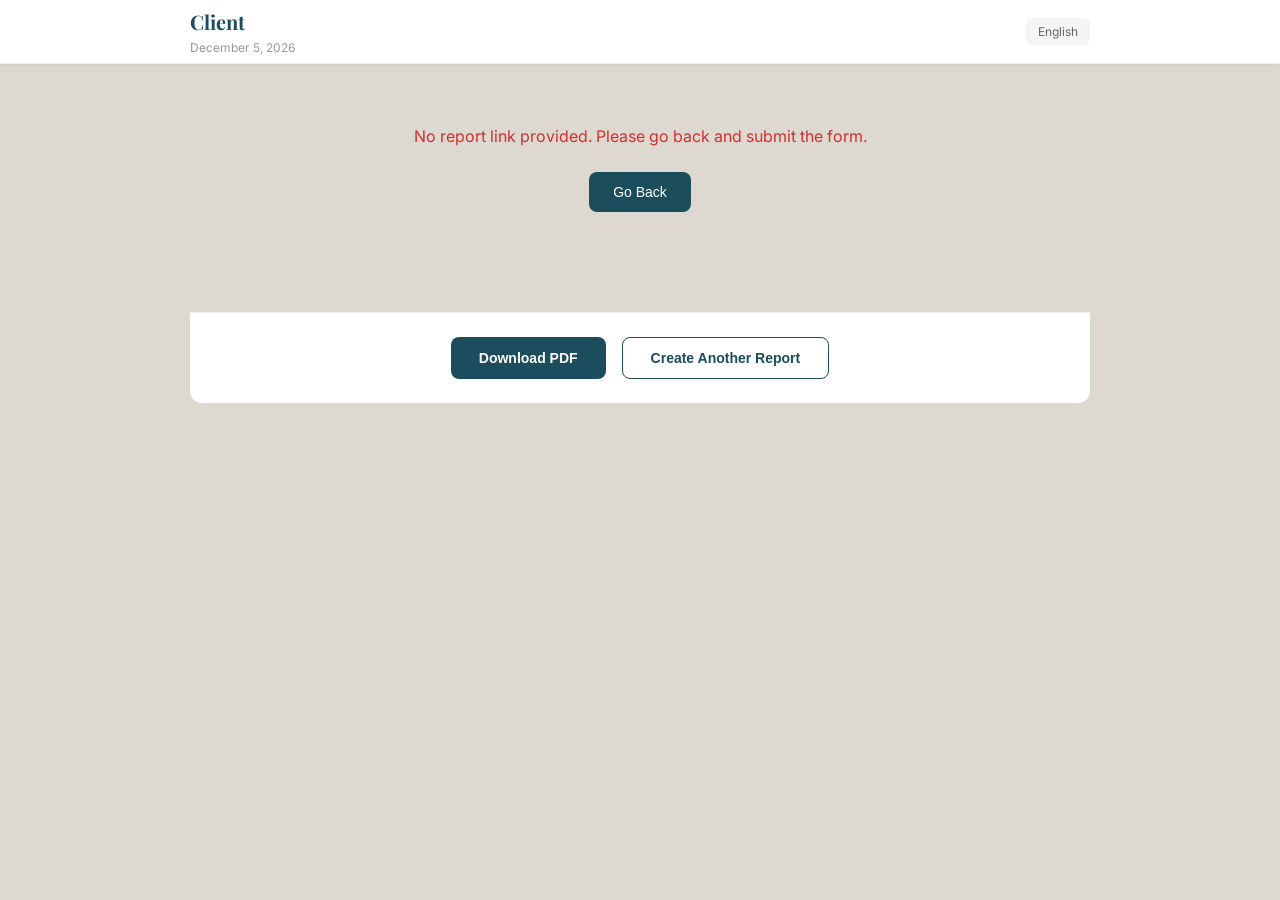
<file: report.html>
<!DOCTYPE html>
<html lang="en">
<head>
  <meta charset="UTF-8">
  <meta name="viewport" content="width=device-width, initial-scale=1.0">
  <title>BioScan Wellness Report</title>
  <link href="https://fonts.googleapis.com/css2?family=Playfair+Display:ital,wght@0,400;0,600;0,700;1,400&family=Inter:wght@300;400;500;600&display=swap" rel="stylesheet">
  <style>
:root{
  --teal-dark:#1B4D5C;--teal-mid:#2A6A7D;--teal-light:#3D8FA6;
  --cream:#F5F0E8;--cream-dark:#EDE7D9;--gold:#C4977A;--gold-light:#D4AF95;
  --white:#FAFAF8;--text-dark:#1A1A1A;--text-mid:#4A4A4A;--text-light:#7A7A7A;
  --green:#3D8A5C;--green-bg:#E8F5EE;--green-border:#C4E4D0;
  --amber:#B87A10;--amber-bg:#FEF3E2;--amber-border:#F0D89A;
  --red:#A83030;--red-bg:#FDEAEA;--red-border:#F0C0C0;
  --lavender:#EEE8F8;--plum:#3D2B56;
}
*{margin:0;padding:0;box-sizing:border-box;}
body{font-family:'Inter',sans-serif;background:#DDD9D0;color:var(--text-dark);font-size:14px;line-height:1.6;}
h1,h2,h3,h4{font-family:'Playfair Display',serif;}
.wrap{max-width:800px;margin:0 auto;background:var(--white);box-shadow:0 8px 60px rgba(0,0,0,0.15);}

/* ── HEADER ── */
.hdr{background:linear-gradient(140deg,var(--teal-dark) 0%,var(--teal-mid) 100%);padding:52px 56px 44px;color:#fff;position:relative;overflow:hidden;}
.hdr-circle1{position:absolute;right:-40px;top:-40px;width:240px;height:240px;border-radius:50%;background:rgba(196,151,122,0.10);pointer-events:none;}
.hdr-circle2{position:absolute;right:90px;bottom:-80px;width:180px;height:180px;border-radius:50%;background:rgba(196,151,122,0.06);pointer-events:none;}
.hdr-badge{font-size:10px;font-weight:600;letter-spacing:3px;text-transform:uppercase;color:var(--gold-light);margin-bottom:14px;}
.hdr h1{font-size:36px;font-weight:700;line-height:1.15;margin-bottom:6px;position:relative;z-index:1;}
.hdr-sub{font-size:14px;color:rgba(255,255,255,0.65);margin-bottom:36px;position:relative;z-index:1;}
.hdr-stats{display:grid;grid-template-columns:1fr 1fr;gap:16px;padding-top:28px;border-top:1px solid rgba(255,255,255,0.12);position:relative;z-index:1;}
.stat{background:rgba(255,255,255,0.07);border-radius:12px;padding:16px 20px;}
.stat-val{font-family:'Playfair Display',serif;font-size:20px;font-weight:600;color:var(--gold-light);line-height:1.2;margin-bottom:4px;}
.stat-val.alert{color:#F4A58A;}
.stat-lbl{font-size:10px;color:rgba(255,255,255,0.5);text-transform:uppercase;letter-spacing:1px;}
.hdr-summary{font-size:13px;color:rgba(255,255,255,0.72);line-height:1.8;margin-top:22px;padding-top:20px;border-top:1px solid rgba(255,255,255,0.10);font-style:italic;max-width:600px;}

/* ── BODY ── */
.body{padding:52px 56px;}
.section{margin-bottom:44px;}
.sec-title{font-family:'Playfair Display',serif;font-size:19px;color:var(--teal-dark);padding-bottom:12px;border-bottom:1.5px solid var(--cream-dark);margin-bottom:20px;display:flex;align-items:center;gap:8px;}
.sec-icon{font-size:15px;opacity:0.7;}

/* ── LEGEND ── */
.legend{display:flex;gap:16px;margin-bottom:16px;}
.leg-item{display:flex;align-items:center;gap:6px;font-size:12px;color:var(--text-mid);}
.leg-dot{width:9px;height:9px;border-radius:50%;flex-shrink:0;}

/* ── BIO AGE ── */
.bio-box{background:linear-gradient(135deg,var(--teal-dark),var(--teal-mid));border-radius:16px;padding:28px 32px;display:flex;align-items:center;gap:28px;color:#fff;}
.age-nums{display:flex;gap:20px;align-items:center;flex-shrink:0;}
.age-blk{text-align:center;}
.age-num{font-family:'Playfair Display',serif;font-size:48px;line-height:1;color:var(--gold-light);}
.age-num.alert{color:#F4A58A;}
.age-sep{color:rgba(255,255,255,0.25);font-size:22px;align-self:center;margin-top:-4px;}
.age-lbl{font-size:9px;color:rgba(255,255,255,0.45);text-transform:uppercase;letter-spacing:1px;margin-top:4px;}
.age-note{flex:1;border-left:1px solid rgba(255,255,255,0.12);padding-left:24px;}
.age-note strong{font-family:'Playfair Display',serif;font-size:16px;color:#fff;display:block;margin-bottom:6px;font-weight:600;}
.age-note p{font-size:13px;color:rgba(255,255,255,0.7);line-height:1.65;}

/* ── ORGAN GRID ── */
.organ-grid{display:grid;grid-template-columns:repeat(3,1fr);gap:8px;}
.org-item{padding:11px 14px;border-radius:10px;font-size:12px;font-weight:500;display:flex;align-items:center;justify-content:space-between;border:1px solid transparent;}
.org-item.good{background:var(--green-bg);color:var(--green);border-color:var(--green-border);}
.org-item.warn{background:var(--amber-bg);color:var(--amber);border-color:var(--amber-border);}
.org-item.flag{background:var(--red-bg);color:var(--red);border-color:var(--red-border);}
.org-dot{width:7px;height:7px;border-radius:50%;flex-shrink:0;}
.good .org-dot{background:var(--green);}
.warn .org-dot{background:var(--amber);}
.flag .org-dot{background:var(--red);}

/* ── ALERT CARDS ── */
.alert-card{border-left:3px solid var(--gold);background:var(--cream);padding:16px 20px;border-radius:0 10px 10px 0;margin-bottom:10px;}
.alert-card.urgent{border-left-color:var(--red);}
.alert-card strong{font-size:14px;color:var(--teal-dark);display:block;margin-bottom:5px;font-weight:600;}
.alert-card p{font-size:13px;color:var(--text-mid);line-height:1.65;}

/* ── VIT BARS ── */
.vit-row{margin-bottom:13px;}
.vit-lbl{display:flex;justify-content:space-between;font-size:12px;margin-bottom:5px;}
.vit-lbl span:first-child{font-weight:500;}
.vit-lbl span:last-child{color:var(--text-light);font-size:11px;}
.vit-bg{height:5px;background:var(--cream-dark);border-radius:3px;}
.vit-fill{height:5px;border-radius:3px;transition:width .3s;}

/* ── GUT ── */
.gut-grid{display:grid;grid-template-columns:1fr 1fr;gap:8px;margin-bottom:14px;}
.gut-item{padding:14px 16px;border-radius:10px;background:var(--cream);}
.gut-label{font-size:12px;font-weight:600;color:var(--teal-dark);margin-bottom:5px;}
.gut-badge{display:inline-block;padding:2px 9px;border-radius:4px;font-size:10px;font-weight:700;text-transform:uppercase;letter-spacing:0.5px;}
.gut-badge.moderate{background:var(--amber-bg);color:var(--amber);}
.gut-badge.high{background:var(--red-bg);color:var(--red);}
.gut-connect{font-size:11px;color:var(--text-mid);margin-top:5px;line-height:1.5;}

/* ── FOOD SENSITIVITIES ── */
.food-disclaimer{background:var(--cream);border-radius:10px;padding:12px 16px;margin-bottom:14px;font-size:12px;color:var(--text-mid);line-height:1.6;border-left:3px solid var(--gold);}
.food-grid{display:grid;grid-template-columns:repeat(3,1fr);gap:8px;}
.food-item{background:var(--cream);padding:10px 12px;border-radius:8px;font-size:12px;}
.food-item strong{color:var(--teal-dark);display:block;margin-bottom:2px;font-weight:600;font-size:12px;}
.food-item p{color:var(--text-mid);font-size:11px;line-height:1.4;}

/* ── METALS ── */
.metal-item{display:flex;gap:14px;align-items:flex-start;padding:13px 0;border-bottom:1px solid var(--cream-dark);}
.metal-item:last-child{border-bottom:none;}
.metal-badge{padding:4px 10px;border-radius:6px;font-size:10px;font-weight:700;text-transform:uppercase;flex-shrink:0;margin-top:2px;}
.metal-badge.high{background:var(--red-bg);color:var(--red);}
.metal-badge.moderate{background:var(--amber-bg);color:var(--amber);}
.metal-badge.low{background:var(--green-bg);color:var(--green);}
.metal-info strong{font-size:13px;display:block;margin-bottom:3px;}
.metal-info p{font-size:12px;color:var(--text-mid);line-height:1.5;}
.metal-test{font-size:11px;color:var(--gold);margin-top:3px;font-style:italic;}

/* ── WATER ── */
.water-box{background:linear-gradient(135deg,#1B4D5C,#2A6A7D);border-radius:14px;padding:22px 28px;display:flex;align-items:center;gap:24px;color:#fff;}
.water-amount{font-family:'Playfair Display',serif;font-size:44px;color:var(--gold-light);flex-shrink:0;line-height:1;}
.water-unit{font-size:14px;color:rgba(255,255,255,0.55);margin-top:2px;text-transform:uppercase;letter-spacing:1px;}
.water-sep{width:1px;background:rgba(255,255,255,0.15);align-self:stretch;}
.water-note{font-size:13px;color:rgba(255,255,255,0.75);line-height:1.65;padding-left:4px;}
.water-note strong{color:#fff;display:block;margin-bottom:4px;font-size:14px;}

/* ── CHAKRAS ── */
.chakra-row{display:grid;grid-template-columns:repeat(7,1fr);gap:10px;text-align:center;margin-bottom:20px;}
.ck-orb{width:42px;height:42px;border-radius:50%;margin:0 auto 7px;border:3px solid transparent;}
.ck-orb.open{opacity:1;}
.ck-orb.opening{opacity:0.55;}
.ck-orb.closed{opacity:0.25;filter:grayscale(60%);}
.ck-name{font-size:9px;color:var(--text-light);text-transform:uppercase;letter-spacing:0.5px;}
.ck-status{font-size:9px;color:var(--text-mid);margin-top:2px;}
.chakra-detail{display:grid;grid-template-columns:1fr 1fr;gap:8px;}
.ck-detail-item{background:var(--lavender);padding:12px 16px;border-radius:10px;}
.ck-detail-item strong{font-size:12px;color:var(--plum);display:block;margin-bottom:3px;font-weight:600;}
.ck-detail-item p{font-size:12px;color:var(--text-mid);line-height:1.55;}

/* ── AMINO ACIDS ── */
.amino-item{display:flex;gap:12px;padding:11px 0;border-bottom:1px solid var(--cream-dark);align-items:flex-start;}
.amino-item:last-child{border-bottom:none;}
.amino-badge{padding:3px 9px;border-radius:5px;font-size:9px;font-weight:700;text-transform:uppercase;flex-shrink:0;margin-top:3px;letter-spacing:0.5px;}
.amino-badge.deficient{background:var(--red-bg);color:var(--red);}
.amino-badge.adequate{background:var(--green-bg);color:var(--green);}
.amino-info strong{font-size:13px;display:block;margin-bottom:3px;}
.amino-info p{font-size:12px;color:var(--text-mid);line-height:1.5;}

/* ── PARASITES ── */
.parasite-item{display:flex;gap:12px;padding:12px 0;border-bottom:1px solid var(--cream-dark);align-items:flex-start;}
.parasite-item:last-child{border-bottom:none;}
.prob-badge{padding:3px 9px;border-radius:5px;font-size:9px;font-weight:700;flex-shrink:0;margin-top:3px;text-transform:uppercase;letter-spacing:0.5px;}
.prob-badge.high{background:var(--red-bg);color:var(--red);}
.prob-badge.moderate{background:var(--amber-bg);color:var(--amber);}
.parasite-info strong{font-size:13px;display:block;margin-bottom:3px;}
.parasite-info p{font-size:12px;color:var(--text-mid);line-height:1.5;}

/* ── SPINE ── */
.spine-box{background:var(--cream);border-radius:12px;padding:18px 22px;}
.spine-segments{display:flex;flex-wrap:wrap;gap:6px;margin-top:10px;}
.spine-seg{background:#fff;border:1px solid var(--amber-border);color:var(--amber);padding:3px 10px;border-radius:5px;font-size:11px;font-weight:600;}

/* ── ZODIACAL DIET ── */
.zodiac-grid{display:grid;grid-template-columns:1fr 1fr;gap:12px;}
.zodiac-eat{background:var(--green-bg);border-radius:10px;padding:14px 16px;}
.zodiac-avoid{background:var(--red-bg);border-radius:10px;padding:14px 16px;}
.zodiac-title{font-size:11px;font-weight:700;text-transform:uppercase;letter-spacing:0.5px;margin-bottom:8px;}
.zodiac-eat .zodiac-title{color:var(--green);}
.zodiac-avoid .zodiac-title{color:var(--red);}
.zodiac-list{list-style:none;padding:0;margin:0;}
.zodiac-list li{font-size:12px;color:var(--text-mid);padding:3px 0;line-height:1.4;}

/* ── PSYCHO ── */
.psycho-item{background:var(--lavender);border-left:3px solid var(--plum);padding:16px 20px;border-radius:0 10px 10px 0;margin-bottom:10px;}
.psycho-item strong{font-size:13px;color:var(--plum);display:block;margin-bottom:5px;font-weight:600;}
.psycho-item p{font-size:13px;color:var(--text-mid);line-height:1.65;}

/* ── HOME TIPS ── */
.tips-category{margin-bottom:18px;}
.tips-cat-title{font-size:13px;font-weight:600;color:var(--teal-dark);margin-bottom:8px;text-transform:uppercase;letter-spacing:0.5px;}
.tips-list{display:flex;flex-direction:column;gap:6px;}
.tip-item{display:flex;gap:10px;align-items:flex-start;}
.tip-dot{width:6px;height:6px;border-radius:50%;background:var(--gold);flex-shrink:0;margin-top:6px;}
.tip-text{font-size:13px;color:var(--text-mid);line-height:1.6;}

/* ── PROGRAMS ── */
.prog-grid{display:grid;grid-template-columns:1fr 1fr;gap:8px;}
.prog-item{background:linear-gradient(135deg,var(--teal-dark),var(--teal-mid));padding:16px 18px;border-radius:10px;}
.prog-item strong{font-size:12px;color:var(--gold-light);display:block;margin-bottom:4px;}
.prog-item p{font-size:12px;color:rgba(255,255,255,0.7);line-height:1.5;}

/* ── SUPPLEMENTS ── */
.supp-item{display:flex;gap:12px;padding:13px 0;border-bottom:1px solid var(--cream-dark);}
.supp-item:last-child{border-bottom:none;}
.supp-src{padding:3px 8px;border-radius:4px;font-size:9px;font-weight:700;text-transform:uppercase;flex-shrink:0;margin-top:3px;letter-spacing:0.5px;}
.supp-src.iHerb{background:var(--green-bg);color:var(--green);}
.supp-src.doTERRA{background:var(--amber-bg);color:var(--amber);}
.supp-src.general{background:var(--cream-dark);color:var(--text-light);}
.supp-info strong{font-size:13px;display:block;margin-bottom:3px;}
.supp-info p{font-size:12px;color:var(--text-mid);line-height:1.5;}
.supp-dose{font-size:11px;color:var(--gold);margin-top:3px;font-style:italic;}

/* ── DOCTORS ── */
.doc-item{display:flex;gap:14px;padding:13px 0;border-bottom:1px solid var(--cream-dark);}
.doc-item:last-child{border-bottom:none;}
.doc-icon{width:36px;height:36px;background:var(--cream);border-radius:50%;display:flex;align-items:center;justify-content:center;font-size:16px;flex-shrink:0;}
.doc-info strong{font-size:13px;color:var(--teal-dark);display:block;margin-bottom:3px;font-weight:600;}
.doc-info p{font-size:12px;color:var(--text-mid);line-height:1.5;}
.doc-test{font-size:11px;color:var(--gold);margin-top:3px;font-style:italic;}

/* ── ACTION PLAN ── */
.action-item{display:flex;gap:16px;padding:16px 0;border-bottom:1px solid var(--cream-dark);}
.action-item:last-child{border-bottom:none;}
.action-num{width:30px;height:30px;background:var(--teal-dark);color:#fff;border-radius:50%;font-size:14px;font-weight:600;display:flex;align-items:center;justify-content:center;flex-shrink:0;margin-top:1px;}
.action-text strong{font-size:14px;display:block;margin-bottom:4px;font-weight:600;}
.action-text p{font-size:13px;color:var(--text-mid);line-height:1.65;}

/* ── CLOSING ── */
.closing-box{background:linear-gradient(135deg,var(--teal-dark),var(--teal-mid));border-radius:16px;padding:36px 40px;text-align:center;}
.closing-box h3{font-size:22px;color:var(--gold-light);margin-bottom:14px;font-weight:600;}
.closing-box p{font-size:14px;color:rgba(255,255,255,0.8);line-height:1.8;max-width:540px;margin:0 auto;}

/* ── FOOTER ── */
.footer{background:var(--cream);padding:24px 56px;display:flex;align-items:center;justify-content:space-between;border-top:1px solid var(--cream-dark);}
.footer-brand{font-family:'Playfair Display',serif;font-size:15px;color:var(--teal-dark);font-weight:600;}
.footer-sub{font-size:10px;color:var(--text-light);margin-top:2px;}
.footer-disc{font-size:9px;color:var(--text-light);max-width:280px;text-align:right;line-height:1.6;}
.pdf-btn{background:var(--gold);color:#fff;border:none;padding:10px 22px;border-radius:8px;font-size:13px;font-weight:600;cursor:pointer;font-family:'Inter',sans-serif;letter-spacing:0.3px;}

/* ── TOOLBAR (screen only) ── */
.report-toolbar{background:white;border-bottom:1px solid #eee;padding:6px 24px;position:sticky;top:0;z-index:100;box-shadow:0 1px 4px rgba(0,0,0,0.06);}
.toolbar-content{max-width:900px;margin:0 auto;display:flex;justify-content:space-between;align-items:center;}
.toolbar-left h2{font-size:20px;color:#1B4D5C;margin-bottom:0;}
.toolbar-meta{font-size:12px;color:#999;}
.toolbar-language{font-size:12px;color:#666;background:#f5f5f5;padding:6px 12px;border-radius:6px;}
.report-footer-ui{background:white;border-top:1px solid #eee;padding:24px;text-align:center;display:flex;gap:16px;justify-content:center;flex-wrap:wrap;max-width:900px;margin:40px auto 0;border-radius:0 0 12px 12px;}
.btn-secondary{padding:12px 28px;background:#1B4D5C;color:white;border:none;border-radius:8px;font-size:14px;font-weight:600;cursor:pointer;}
.btn-tertiary{padding:12px 28px;background:transparent;color:#1B4D5C;border:1px solid #1B4D5C;border-radius:8px;font-size:14px;font-weight:600;cursor:pointer;}
.spinner{width:40px;height:40px;border:3px solid #eee;border-top:3px solid #1B4D5C;border-radius:50%;margin:20px auto;animation:spin .8s linear infinite;}
@keyframes spin{0%{transform:rotate(0deg);}100%{transform:rotate(360deg);}}

@page{margin:12mm 10mm;}
@media print{
  body{background:#fff;}
  .report-toolbar,.report-footer-ui{display:none!important;}
  .pdf-btn,button{display:none!important;}
  .wrap{box-shadow:none;max-width:100%;}
  .sec-title{page-break-after:avoid;}
  .section,.alert-card,.bio-box,.water-box,.prog-item,.prog-grid,.psycho-item,.organ-grid,.food-grid,.gut-grid,.chakra-row,.chakra-detail,.ck-detail-item,.vit-row,.supp-item,.metal-item,.amino-item,.parasite-item,.doc-item,.action-item,.tips-category,.spine-box,.closing-box,.zodiac-grid,.footer{break-inside:avoid;page-break-inside:avoid;box-shadow:none!important;}
  .hdr{page-break-after:always;break-after:always;}
}
@media(max-width:768px){
  .hdr,.body{padding:32px 24px;}
  .footer{flex-direction:column;gap:12px;text-align:center;}
  .footer-disc{text-align:center;max-width:100%;}
  .organ-grid{grid-template-columns:1fr 1fr;}
  .chakra-row{grid-template-columns:repeat(4,1fr);}
  .chakra-detail{grid-template-columns:1fr;}
}
  </style>
</head>
<body>

  <div class="report-toolbar no-print">
    <div class="toolbar-content">
      <div class="toolbar-left">
        <h2 id="toolbarClientName">Report</h2>
        <p id="toolbarDate" class="toolbar-meta"></p>
      </div>
      <div>
        <span id="toolbarLanguage" class="toolbar-language"></span>
      </div>
    </div>
  </div>

  <div id="reportContainer"></div>

  <div class="report-footer-ui no-print">
    <button class="btn-secondary" onclick="window.print()">Download PDF</button>
    <button class="btn-tertiary" onclick="clearAndReturnHome()">Create Another Report</button>
  </div>

  <script>
    document.addEventListener('DOMContentLoaded', function() {
      generateReport();
    });

    function generateReport() {
      const clientName = sessionStorage.getItem('clientName') || 'Client';
      const language   = sessionStorage.getItem('language') || 'en';
      const reportLink = sessionStorage.getItem('reportLink');
      const scanType = sessionStorage.getItem('scanType') || 'wellness';
      const demoMode = sessionStorage.getItem('demoMode') === 'true';

      const reportDate = new Date().toLocaleDateString('en-US', { year: 'numeric', month: 'long', day: 'numeric' });
      document.getElementById('toolbarClientName').textContent = clientName;
      document.getElementById('toolbarDate').textContent = reportDate;
      document.getElementById('toolbarLanguage').textContent = ({ en: 'English', es: 'Spanish', hu: 'Hungarian', ru: 'Russian' })[language] || 'English';

      if (demoMode) {
        sessionStorage.removeItem('demoMode');
        const sampleFiles = { en: 'report-sample-en.html', es: 'report-sample-es.html', hu: 'report-sample-hu.html', ru: 'report-sample-ru.html' };
        const sampleFile = sampleFiles[language] || 'report-sample-en.html';
        fetch(sampleFile)
          .then(r => r.text())
          .then(html => {
            const parser = new DOMParser();
            const doc = parser.parseFromString(html, 'text/html');
            const wrap = doc.querySelector('.wrap');
            const banner = '<div style="background:#FEF3E2;border:1px solid #F0D89A;padding:10px 20px;text-align:center;font-size:12px;color:#B87A10;font-family:Inter,sans-serif;">Sample report — for demonstration only</div>';
            document.getElementById('reportContainer').innerHTML = banner + (wrap ? wrap.outerHTML : html);
          });
        return;
      }

      if (!reportLink) {
        document.getElementById('reportContainer').innerHTML = '<div style="padding:60px;text-align:center;"><p style="color:#d32f2f;font-size:16px;">No report link provided. Please go back and submit the form.</p><br><button onclick="clearAndReturnHome()" style="padding:12px 24px;background:#1B4D5C;color:white;border:none;border-radius:8px;font-size:14px;cursor:pointer;">Go Back</button></div>';
        return;
      }

      document.getElementById('reportContainer').innerHTML = '<div style="padding:60px;text-align:center;"><p style="font-size:16px;color:#1B4D5C;font-family:Playfair Display,serif;">Generating your wellness report&hellip;</p><p style="font-size:13px;color:#999;margin-top:8px;">This may take 20&ndash;30 seconds</p><div class="spinner"></div></div>';

      fetch('/api/generate-report', {
        method: 'POST',
        headers: { 'Content-Type': 'application/json' },
        body: JSON.stringify({
          reportLink: reportLink,
          clientName: clientName,
          language: language,
          scanType: scanType
        })
      })
      .then(r => r.json())
      .then(data => {
        if (data.error) {
          document.getElementById('reportContainer').innerHTML = `
            <div style="background:#fff3cd;border:1px solid #ffc107;border-radius:8px;padding:28px;margin:32px;max-width:600px;margin:32px auto;">
              <p style="color:#d32f2f;font-weight:600;font-size:15px;">${data.error}</p>
              <p style="color:#666;margin-top:10px;font-size:13px;">${data.message || ''}</p>
            </div>`;
          return;
        }
        document.getElementById('reportContainer').innerHTML = data.html;
      })
      .catch(error => {
        document.getElementById('reportContainer').innerHTML = `
          <div style="background:#fff3cd;border:1px solid #ffc107;border-radius:8px;padding:28px;margin:32px auto;max-width:600px;">
            <p style="color:#d32f2f;font-weight:600;font-size:15px;">Connection error</p>
            <p style="color:#666;margin-top:10px;font-size:13px;">${error.message}</p>
          </div>`;
      });
    }

    function clearAndReturnHome() {
      sessionStorage.clear();
      window.location.href = '/';
    }
  </script>
</body>
</html>
</file>
<file: style.css>
* { margin: 0; padding: 0; box-sizing: border-box; }

/* ─────────────────────────────────────────────────────────────────────────── */
/* BASE                                                                        */
/* ─────────────────────────────────────────────────────────────────────────── */

body {
  font-family: 'Inter', -apple-system, BlinkMacSystemFont, sans-serif;
  background:
    radial-gradient(ellipse 70% 85% at 92% 2%, rgba(255, 185, 100, 0.42) 0%, rgba(255, 215, 150, 0.18) 35%, transparent 62%),
    linear-gradient(165deg, #F9F4EC 0%, #EDE5D6 100%);
  min-height: 100vh;
  color: #1B4D5C;
}

/* ─────────────────────────────────────────────────────────────────────────── */
/* BACKGROUND DECORATIONS                                                      */
/* ─────────────────────────────────────────────────────────────────────────── */

.bg-leaf {
  position: fixed;
  bottom: 44px;
  left: -60px;
  width: 300px;
  pointer-events: none;
  z-index: 0;
  opacity: 0.9;
}

.bg-ripple {
  position: fixed;
  right: -80px;
  top: 50%;
  transform: translateY(-50%);
  width: 420px;
  height: 420px;
  pointer-events: none;
  z-index: 0;
  opacity: 0.8;
}

/* ─────────────────────────────────────────────────────────────────────────── */
/* PAGE LAYOUT                                                                 */
/* ─────────────────────────────────────────────────────────────────────────── */

.page-layout {
  position: relative;
  z-index: 1;
  display: grid;
  grid-template-columns: 52% 48%;
  min-height: calc(100vh - 52px);
  max-width: 1340px;
  margin: 0 auto;
}

/* ── LEFT COLUMN ── */
.left-col {
  padding: 52px 52px 52px 80px;
  display: flex;
  flex-direction: column;
}

/* Logo */
.logo-row {
  display: flex;
  align-items: center;
  gap: 12px;
  margin-bottom: 18px;
}

.logo-mark {
  display: block;
  flex-shrink: 0;
  height: 48px;
  width: auto;
}

.logo-name {
  font-size: 20px;
  font-weight: 700;
  color: #1B4D5C;
  letter-spacing: -0.3px;
}

/* Brand caps */
.brand-caps {
  font-size: 11px;
  font-weight: 600;
  letter-spacing: 2.5px;
  color: #C49B6E;
  text-transform: uppercase;
  margin-bottom: 22px;
}

/* Main title */
.main-title {
  font-family: 'Playfair Display', serif;
  font-size: 62px;
  font-weight: 700;
  line-height: 1.04;
  color: #1B4D5C;
  margin-bottom: 16px;
}

/* Gold diamond rule */
.gold-rule {
  font-size: 13px;
  color: #C49B6E;
  margin-bottom: 14px;
  letter-spacing: 4px;
}

/* Italic gold tagline */
.tagline-italic {
  font-family: 'Playfair Display', serif;
  font-size: 21px;
  font-style: italic;
  color: #C49B6E;
  line-height: 1.45;
  margin-bottom: 13px;
}

/* Description */
.main-desc {
  font-size: 14px;
  color: #5A7880;
  line-height: 1.72;
  margin-bottom: 26px;
}

/* ── Feature list ── */
.features {
  list-style: none;
  display: flex;
  flex-direction: column;
  gap: 12px;
  margin-bottom: 28px;
}

.feat-item {
  display: flex;
  align-items: flex-start;
  gap: 14px;
}

.feat-icon-wrap {
  width: 36px;
  height: 36px;
  border-radius: 50%;
  border: 1.5px solid rgba(27, 77, 92, 0.18);
  background: rgba(255, 255, 255, 0.55);
  display: flex;
  align-items: center;
  justify-content: center;
  flex-shrink: 0;
}

.feat-text {
  padding-top: 2px;
}

.feat-text strong {
  font-size: 13.5px;
  font-weight: 600;
  color: #1B4D5C;
  display: block;
  margin-bottom: 2px;
}

.feat-text span {
  font-size: 12.5px;
  color: #5A7880;
  line-height: 1.5;
}

/* ── Quote ── */
.quote-block {
  padding-top: 22px;
  border-top: 1px solid rgba(196, 155, 110, 0.25);
  margin-top: auto;
}

.quote-mark {
  font-family: 'Playfair Display', serif;
  font-size: 58px;
  color: #C49B6E;
  opacity: 0.45;
  line-height: 0.8;
  margin-bottom: 6px;
}

.quote-text {
  font-family: 'Playfair Display', serif;
  font-style: italic;
  font-size: 15px;
  color: #5A7880;
  line-height: 1.65;
  margin-bottom: 6px;
}

.quote-author {
  font-size: 12px;
  color: #9BAFB5;
  font-style: normal;
}

/* ── RIGHT COLUMN ── */
.right-col {
  padding: 44px 72px 44px 28px;
  display: flex;
  align-items: center;
  justify-content: center;
  position: relative;
  z-index: 1;
}

/* ─────────────────────────────────────────────────────────────────────────── */
/* FORM CARD                                                                   */
/* ─────────────────────────────────────────────────────────────────────────── */

.form-card {
  background: #FFFFFF;
  border-radius: 24px;
  padding: 38px 40px 36px;
  width: 100%;
  max-width: 468px;
  box-shadow:
    0 4px 8px rgba(27, 77, 92, 0.05),
    0 16px 48px rgba(27, 77, 92, 0.10),
    0 48px 80px rgba(27, 77, 92, 0.07);
}

/* Lotus icon */
.lotus-wrap {
  display: flex;
  align-items: center;
  justify-content: center;
  margin-bottom: 14px;
  position: relative;
  height: 80px;
}

/* rings are now embedded in the lotus SVG */

.lotus-svg {
  position: relative;
  z-index: 1;
}

/* Card title */
.card-title {
  font-family: 'Playfair Display', serif;
  font-size: 22px;
  font-weight: 600;
  color: #1B4D5C;
  text-align: center;
  margin-bottom: 8px;
}

/* Card diamond divider */
.card-divider {
  text-align: center;
  font-size: 10px;
  color: #C49B6E;
  margin-bottom: 22px;
  letter-spacing: 3px;
}

/* ── Form ── */
.report-form {
  display: flex;
  flex-direction: column;
  gap: 14px;
}

.form-group {
  display: flex;
  flex-direction: column;
  gap: 5px;
}

.form-group label {
  font-size: 10.5px;
  font-weight: 600;
  letter-spacing: 1px;
  text-transform: uppercase;
  color: #1B4D5C;
}

.scan-type-group {
  margin-bottom: 20px;
}

.scan-type-options {
  display: flex;
  gap: 16px;
  align-items: center;
}

.scan-type-label {
  display: flex;
  align-items: center;
  gap: 7px;
  cursor: pointer;
  font-size: 13px;
  color: #1A1A1A;
  font-weight: 500;
}

.scan-type-label input[type="radio"] {
  cursor: pointer;
  accent-color: #1B4D5C;
  width: 16px;
  height: 16px;
}

/* Priority items styling */
.priority-grid {
  display: grid;
  gap: 16px;
  margin-bottom: 6px;
}

.priority-item {
  display: flex;
  align-items: flex-start;
  gap: 12px;
  padding: 18px 20px;
  background: linear-gradient(135deg, #F5F0E8 0%, #FAFAF8 100%);
  border-radius: 12px;
  border-left: 5px solid #C4977A;
  box-shadow: 0 2px 8px rgba(0,0,0,0.06);
}

.priority-item strong {
  font-size: 14px;
  color: #1B4D5C;
  display: block;
  margin-bottom: 6px;
  font-weight: 600;
}

.priority-item p {
  font-size: 13px;
  color: #4A4A4A;
  line-height: 1.55;
  margin: 0;
}

/* Good news box styling */
.good-news-box {
  background: linear-gradient(135deg, #E8F5EE 0%, #F0F8F4 100%);
  border-left: 5px solid #3D8A5C;
  padding: 20px 24px;
  border-radius: 12px;
  margin-bottom: 16px;
  box-shadow: 0 2px 8px rgba(0,0,0,0.06);
}

.good-news-box strong {
  color: #1B4D5C;
  font-size: 14px;
  display: block;
  margin-bottom: 10px;
  font-weight: 600;
}

.good-news-box p {
  color: #4A4A4A;
  font-size: 13px;
  line-height: 1.65;
  margin: 0;
}

.input-wrap {
  display: flex;
  align-items: center;
  gap: 10px;
  border: 1.5px solid #E8DFD4;
  border-radius: 10px;
  padding: 11px 14px;
  background: #FDFCFB;
  transition: border-color 0.2s, box-shadow 0.2s;
}

.input-wrap:focus-within {
  border-color: #1B4D5C;
  box-shadow: 0 0 0 3px rgba(27, 77, 92, 0.08);
  background: #fff;
}

.field-icon {
  flex-shrink: 0;
}

.input-wrap input,
.input-wrap select,
.input-wrap textarea {
  border: none;
  outline: none;
  background: transparent;
  font-family: 'Inter', sans-serif;
  font-size: 14px;
  color: #1A1A1A;
  flex: 1;
  width: 100%;
  min-width: 0;
}

.input-wrap input::placeholder,
.input-wrap textarea::placeholder {
  color: #C2B8AC;
}

.input-wrap select {
  appearance: none;
  cursor: pointer;
  background-image: url("data:image/svg+xml,%3Csvg xmlns='http://www.w3.org/2000/svg' width='11' height='7' viewBox='0 0 11 7'%3E%3Cpath d='M1 1l4.5 4.5L10 1' stroke='%231B4D5C' stroke-width='1.5' fill='none' stroke-linecap='round'/%3E%3C/svg%3E");
  background-repeat: no-repeat;
  background-position: right 2px center;
  padding-right: 22px;
}

.input-wrap select option { color: #1A1A1A; }

.input-textarea {
  align-items: flex-start;
  padding-top: 11px;
  padding-bottom: 6px;
}

.input-wrap textarea {
  resize: vertical;
  min-height: 86px;
  line-height: 1.55;
  font-size: 13px;
}

/* OR divider */
.or-divider {
  display: flex;
  align-items: center;
  gap: 12px;
  margin: 2px 0;
}

.or-divider::before,
.or-divider::after {
  content: '';
  flex: 1;
  height: 1px;
  background: #EDE4D6;
}

.or-divider span {
  font-size: 11px;
  font-weight: 700;
  letter-spacing: 1.5px;
  color: #C49B6E;
}

/* Generate button */
.btn-generate {
  display: flex;
  align-items: center;
  justify-content: center;
  gap: 10px;
  width: 100%;
  padding: 16px 24px;
  background: linear-gradient(135deg, #1E5568 0%, #2C7287 100%);
  color: #fff;
  border: none;
  border-radius: 10px;
  font-size: 15px;
  font-weight: 600;
  font-family: 'Inter', sans-serif;
  cursor: pointer;
  letter-spacing: 0.2px;
  margin-top: 4px;
  box-shadow: 0 4px 24px rgba(27, 77, 92, 0.32);
  transition: opacity 0.2s, transform 0.12s;
}

.btn-generate:hover  { opacity: 0.88; }
.btn-generate:active { transform: scale(0.98); }

/* Demo button */
.btn-demo {
  width: 100%;
  padding: 12px 24px;
  background: transparent;
  color: #5A7880;
  border: 1px solid rgba(90, 120, 128, 0.25);
  border-radius: 10px;
  font-size: 13px;
  font-weight: 500;
  font-family: 'Inter', sans-serif;
  cursor: pointer;
  letter-spacing: 0.2px;
  margin-top: 10px;
  transition: all 0.2s;
}

.btn-demo:hover {
  border-color: rgba(90, 120, 128, 0.45);
  color: #1B4D5C;
  background: rgba(90, 120, 128, 0.04);
}

.btn-demo:active {
  transform: scale(0.98);
}

/* Secure note */
.secure-note {
  display: flex;
  align-items: center;
  justify-content: center;
  gap: 6px;
  font-size: 11.5px;
  color: #B0A898;
  text-align: center;
  padding-top: 2px;
}

/* ─────────────────────────────────────────────────────────────────────────── */
/* LANGUAGE FOOTER BAR                                                         */
/* ─────────────────────────────────────────────────────────────────────────── */

.lang-footer {
  position: relative;
  z-index: 1;
  height: 52px;
  background: #1B4D5C;
  display: flex;
  align-items: center;
  justify-content: center;
  gap: 10px;
}

.footer-label {
  font-size: 13px;
  color: rgba(255, 255, 255, 0.65);
}

.footer-langs {
  display: flex;
  align-items: center;
  gap: 10px;
  font-size: 13px;
  color: rgba(255, 255, 255, 0.88);
}

.footer-langs .sep {
  color: rgba(255, 255, 255, 0.28);
}

/* ─────────────────────────────────────────────────────────────────────────── */
/* LOADING SCREEN                                                              */
/* ─────────────────────────────────────────────────────────────────────────── */

.loading-screen {
  position: fixed;
  inset: 0;
  background: rgba(20, 40, 48, 0.65);
  display: flex;
  align-items: center;
  justify-content: center;
  z-index: 9999;
  backdrop-filter: blur(4px);
}

.loading-screen.hidden { display: none; }

.loading-content {
  background: #FAFAF8;
  border-radius: 18px;
  padding: 52px 44px;
  text-align: center;
  max-width: 400px;
  box-shadow: 0 24px 60px rgba(0, 0, 0, 0.18);
}

.loading-content h2 {
  font-family: 'Playfair Display', serif;
  font-size: 22px;
  color: #1B4D5C;
  margin-bottom: 10px;
  font-weight: 600;
}

.loading-content p {
  font-size: 14px;
  color: #999;
  margin-bottom: 32px;
  line-height: 1.6;
}

.spinner {
  width: 40px;
  height: 40px;
  border: 3px solid #EDE7D9;
  border-top: 3px solid #1B4D5C;
  border-radius: 50%;
  margin: 0 auto;
  animation: spin 0.8s linear infinite;
}

@keyframes spin {
  to { transform: rotate(360deg); }
}

/* ─────────────────────────────────────────────────────────────────────────── */
/* PRINT / PDF                                                                 */
/* ─────────────────────────────────────────────────────────────────────────── */

@page { margin: 12mm 10mm; }

@media print {
  body { background: white; }

  .no-print, button, .pdf-btn { display: none !important; }

  .wrap { max-width: 100%; margin: 0; padding: 20px; box-shadow: none; }

  .sec-title { page-break-after: avoid; }

  .section, .alert-card, .bio-box, .water-box, .prog-item, .prog-grid,
  .supp-item, .psycho-item, .organ-grid, .food-grid, .food-item,
  .gut-grid, .gut-item, .chakra-row, .chakra-detail, .ck-detail-item,
  .vit-row, .metal-item, .amino-item, .parasite-item, .doc-item,
  .action-item, .tips-category, .spine-box, .closing-box, .zodiac-grid, .footer {
    break-inside: avoid;
    page-break-inside: avoid;
    box-shadow: none !important;
  }

  .section { margin-bottom: 20px; }
  .hdr { page-break-after: always; break-after: always; }
  img { max-width: 100%; }
}

/* ─────────────────────────────────────────────────────────────────────────── */
/* RESPONSIVE                                                                  */
/* ─────────────────────────────────────────────────────────────────────────── */

@media (max-width: 960px) {
  .page-layout {
    grid-template-columns: 1fr;
  }

  .left-col {
    padding: 48px 28px 36px 28px;
  }

  .main-title {
    font-size: 44px;
  }

  .right-col {
    padding: 0 28px 48px;
    align-items: flex-start;
  }

  .form-card {
    max-width: 100%;
  }

  .bg-leaf {
    display: none;
  }

  .quote-block {
    margin-top: 28px;
  }
}

@media (max-width: 480px) {
  .main-title { font-size: 36px; }
  .form-card { padding: 32px 22px; }
  .tagline-italic { font-size: 18px; }
  .lang-footer { flex-wrap: wrap; height: auto; padding: 12px 16px; gap: 6px; text-align: center; }
}
</file>
